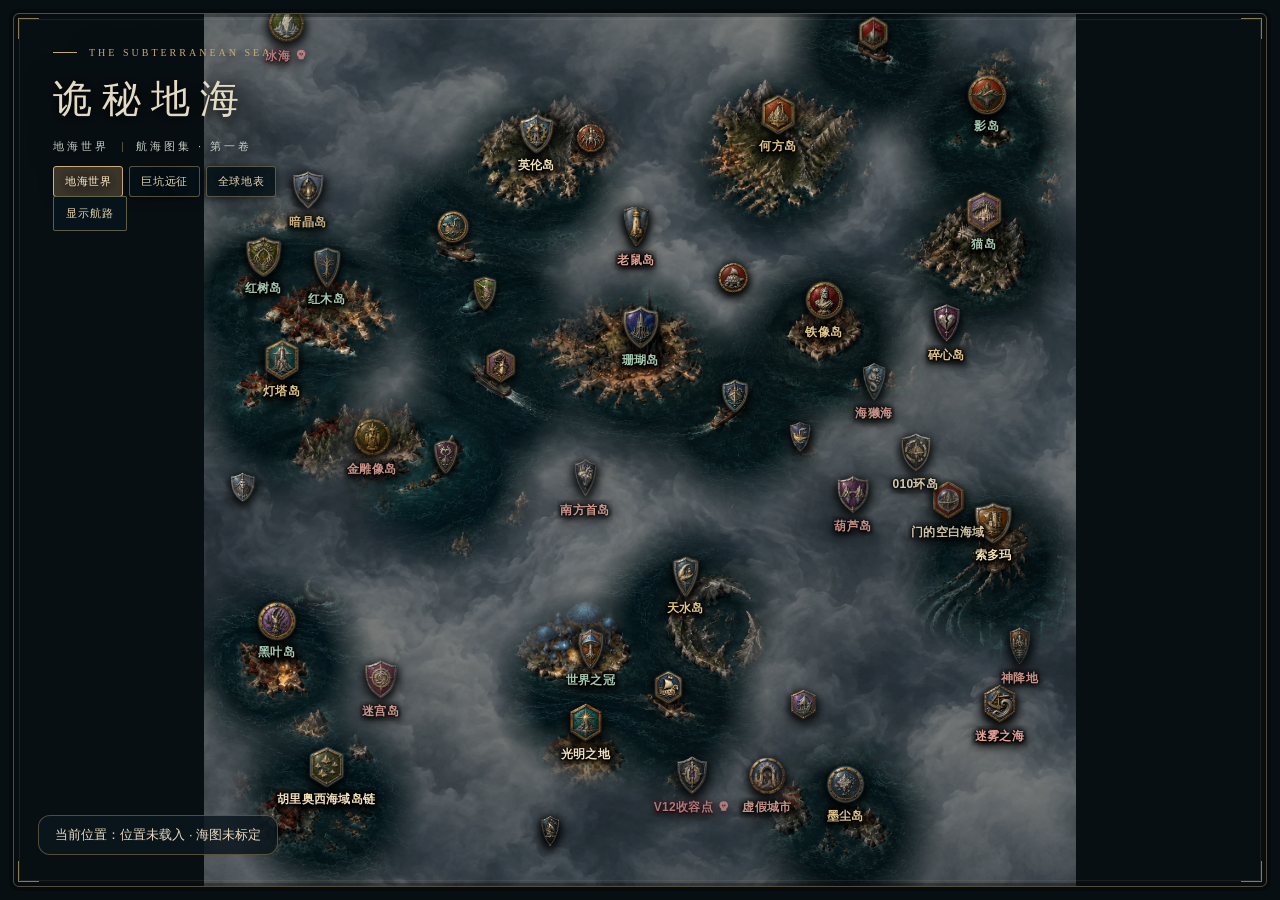
<file: index.html>
<!doctype html>
<html lang="zh-CN">
<head>
<meta charset="utf-8"><meta name="viewport" content="width=device-width, initial-scale=1, viewport-fit=cover"><meta name="theme-color" content="#080f13">
<title>诡秘地海 · 地海世界海图</title><link rel="stylesheet" href="map.css">
</head>
<body>
<main class="atlas" id="atlas" aria-label="地海世界海图">
  <div class="ambient" aria-hidden="true"></div>
  <div class="viewport" id="viewport" tabindex="0" role="region" aria-label="地图画布，可拖拽，滚轮或双指缩放，Home 键复位">
    <img class="map-image" id="map-image" src="assets/earthsea-world-v11-4k.webp" alt="诡秘地海的地海世界海图" draggable="false">
    <div class="chart-overlay" id="chart-overlay" aria-label="地图地点与航路"><svg class="sea-lines" id="sea-lines" viewBox="0 0 1000 1000" aria-hidden="true"></svg><div id="map-pins"></div></div>
  </div>
  <div class="edge-shade" aria-hidden="true"></div>
  <div class="frame" aria-hidden="true"><i></i><i></i><i></i><i></i></div>
  <header class="masthead chrome">
    <span class="eyebrow"><span class="small-rule"></span> THE SUBTERRANEAN SEA</span>
    <h1>诡秘地海</h1>
    <div class="subtitle"><span>地海世界</span><span class="divider"></span><span>航海图集 · 第一卷</span></div>
    <nav class="layer-switch" aria-label="地图层级"><a href="index.html" aria-current="page">地海世界</a><a href="surface-expedition.html">巨坑远征</a><a href="surface.html">全球地表</a></nav>
  </header>
  <div class="edition chrome"><span class="edition-line"></span><span>海面层</span><b>01</b></div>
  <button type="button" class="visibility icon-button" id="toggle-ui" title="隐藏界面（H）" aria-label="隐藏界面" aria-pressed="false"><svg viewBox="0 0 24 24" fill="none" aria-hidden="true"><path d="M3 8V4h4M17 4h4v4M21 16v4h-4M7 20H3v-4M8 12h8"/></svg></button>
  <nav class="tools chrome" aria-label="地图视图工具">
    <button class="icon-button" id="zoom-in" type="button" title="放大（+）" aria-label="放大地图"><svg viewBox="0 0 24 24" fill="none" aria-hidden="true"><path d="M12 5v14M5 12h14"/></svg></button>
    <span class="zoom-readout" id="zoom-readout" aria-label="当前相对适配缩放">100%</span>
    <button class="icon-button" id="zoom-out" type="button" title="缩小（−）" aria-label="缩小地图"><svg viewBox="0 0 24 24" fill="none" aria-hidden="true"><path d="M5 12h14"/></svg></button>
    <a class="icon-button" href="surface.html" title="前往地表地图" aria-label="前往地表地图"><svg viewBox="0 0 24 24" fill="none" aria-hidden="true"><path d="M3 18 9 10l4 4 4-7 4 11M3 18h18"/></svg></a><a class="icon-button" href="crests.html" title="查看地点盾徽图鉴" aria-label="查看地点盾徽图鉴"><svg viewBox="0 0 24 24" fill="none" aria-hidden="true"><path d="M12 2 20 5v7c0 5-3.5 8-8 10-4.5-2-8-5-8-10V5l8-3Zm-3 9 2 2 4-4"/></svg></a><span class="tool-rule"></span>
    <button class="icon-button" id="fit" type="button" title="完整海图（Home）" aria-label="适配窗口，显示完整地图"><svg viewBox="0 0 24 24" fill="none" aria-hidden="true"><path d="M9 3H3v6M15 3h6v6M21 15v6h-6M9 21H3v-6M3 3l6 6m12-6-6 6m6 12-6-6M3 21l6-6"/></svg></button>
    <button class="icon-button" id="fullscreen" type="button" title="全屏（F）" aria-label="进入全屏"><svg viewBox="0 0 24 24" fill="none" aria-hidden="true"><path d="M8 3H3v5M16 3h5v5M21 16v5h-5M8 21H3v-5"/></svg></button>
    <a class="icon-button" href="assets/earthsea-world-v11-4k.webp" download="诡秘地海-地海世界-4K.webp" title="下载海图" aria-label="下载海图"><svg viewBox="0 0 24 24" fill="none" aria-hidden="true"><path d="M12 3v12m-5-5 5 5 5-5M4 16v5h16v-5"/></svg></a>
  </nav>
  <div class="player-position chrome" id="player-position" aria-live="polite">当前位置：位置未载入</div>
  <div class="chart-controls chrome"><button type="button" id="toggle-routes" aria-pressed="false">显示航路</button><button type="button" id="toggle-rumors" aria-pressed="false">只看传闻</button><button type="button" id="open-directory">地点索引</button><button type="button" id="toggle-editor" aria-pressed="false" title="开启后拖动盾徽调整图钉位置">调整图钉</button><span class="editor-actions" id="editor-actions" hidden><button type="button" id="save-placement">保存落点</button><button type="button" id="export-placement">导出坐标</button><button type="button" id="import-placement">导入坐标</button><input type="file" id="placement-file" accept=".json,application/json" hidden><button type="button" id="reset-placement" title="清除本机所有手工调整">清除调整</button></span></div>
  <div class="chart-legend chrome" id="chart-legend" hidden>━ 相邻航路　<span class="legend-explore">━ 已记载航程</span>　<span class="legend-inferred">┄ 推测航线</span></div>
  <section class="node-card" id="node-card" hidden role="dialog" aria-modal="false" aria-labelledby="card-title"><div class="card-head"><img id="card-icon" alt=""><div><small id="card-class"></small><div class="danger-title-line"><h2 id="card-title"></h2><span class="danger-badge" id="card-danger" hidden></span></div></div><button type="button" id="card-close" aria-label="关闭地点卡">×</button></div><div class="card-scroll" id="card-scroll"></div><div class="card-actions"><button type="button" id="route-to">规划至此</button></div></section>
  <section class="trip-panel chrome" id="trip-panel" hidden aria-live="polite"><div class="trip-title">航路 <button type="button" id="trip-close" aria-label="清除航路">×</button></div><div id="trip-summary"></div><ol id="trip-legs"></ol><label><input id="allow-inferred" type="checkbox">纳入推测接续航线</label><button type="button" id="trip-go" disabled>出发</button></section>
  <div class="compass chrome" aria-hidden="true"><span class="north">N</span><span class="west">W</span><span class="east">E</span><span class="south">S</span><div class="compass-ring"></div><div class="needle north-needle"></div><div class="needle south-needle"></div><div class="compass-center"></div></div>
  <div class="loading" id="loading" role="status"><span class="loading-ornament">✧</span><p>正在展开海图</p><small>THE SUBTERRANEAN SEA</small></div>
  <div class="notice" id="notice" role="status" hidden></div>
</main>
<script src="node-data.js"></script><script src="map-discovery-data.js"></script><script src="chart-fog.js"></script><script src="node-variants.js"></script><script src="sea-affiliates-data.js"></script><script src="map-placement.js"></script><script src="sea-distances.js"></script><script src="sea-net.js"></script><script src="map.js"></script><script src="map-runtime.js"></script><script src="danger.js"></script><script src="map-layer.js"></script><script src="map-editor.js"></script>
</body>
</html>
</file>
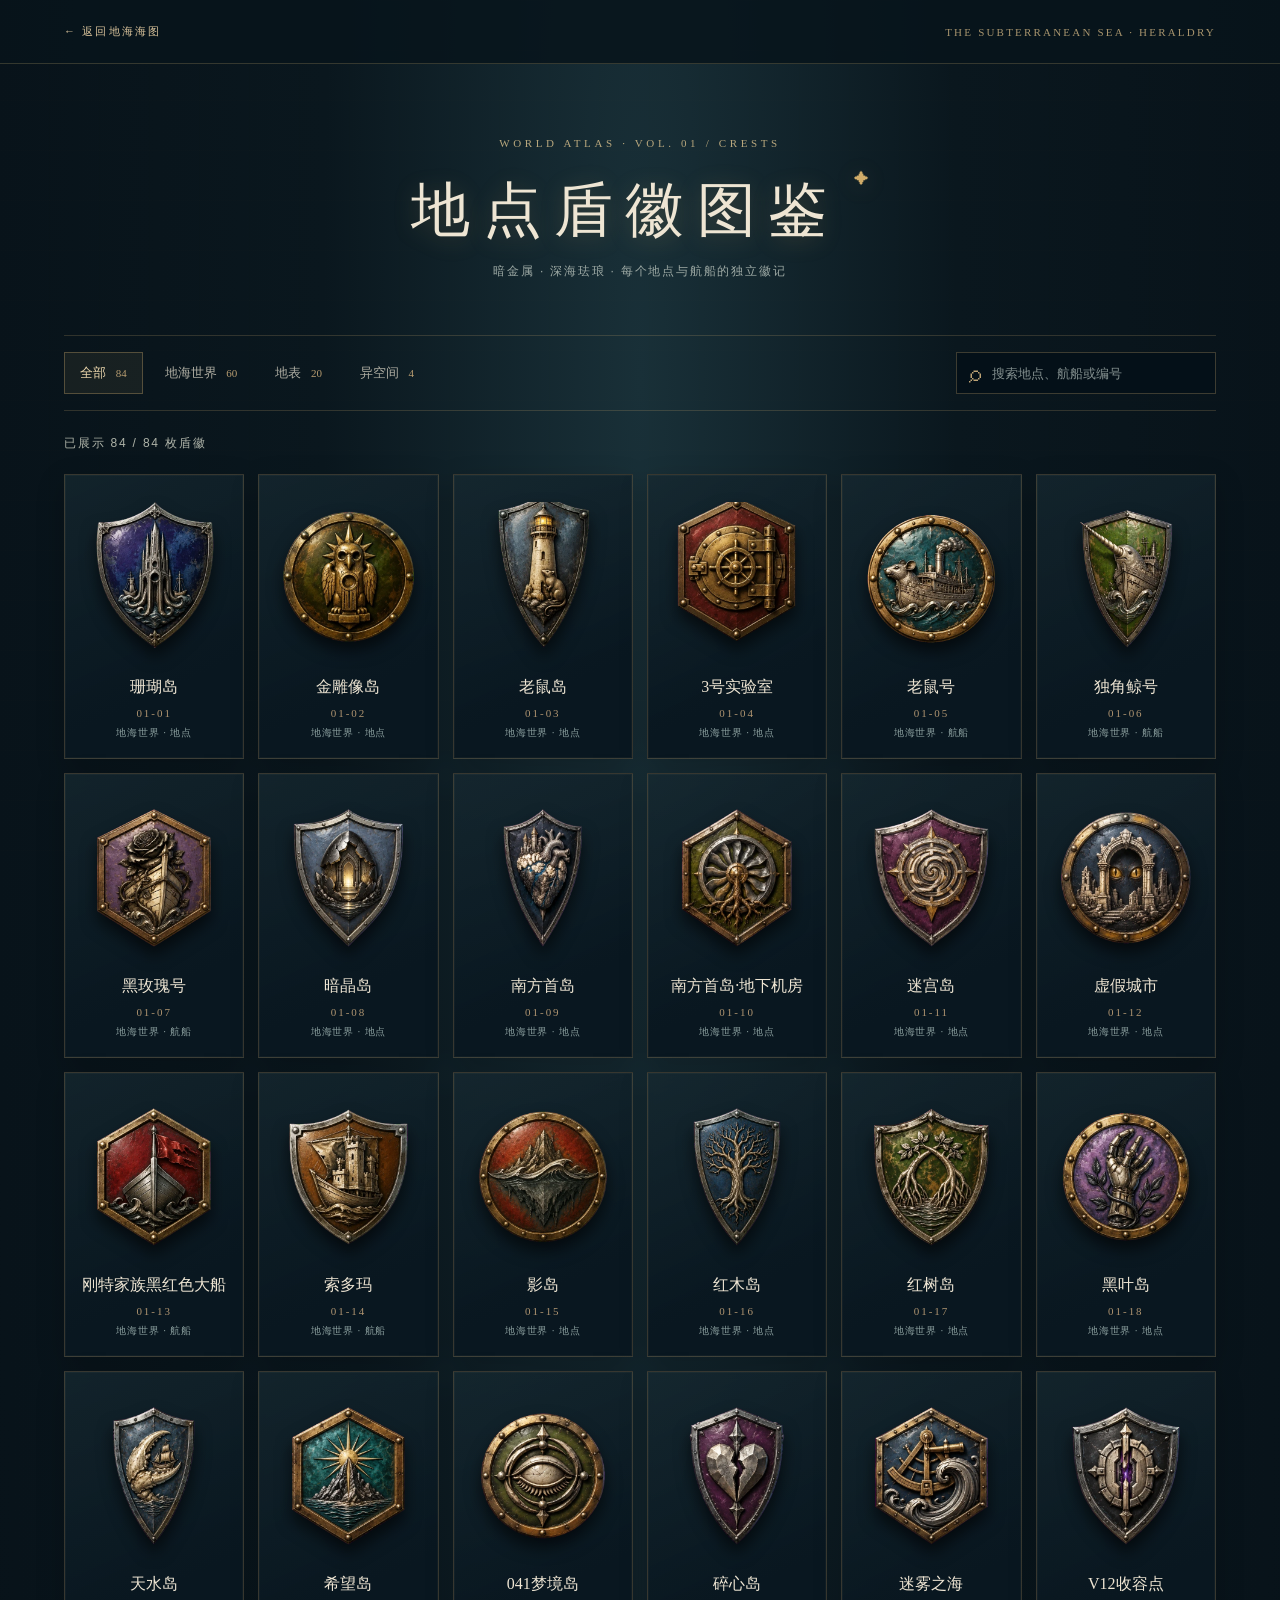
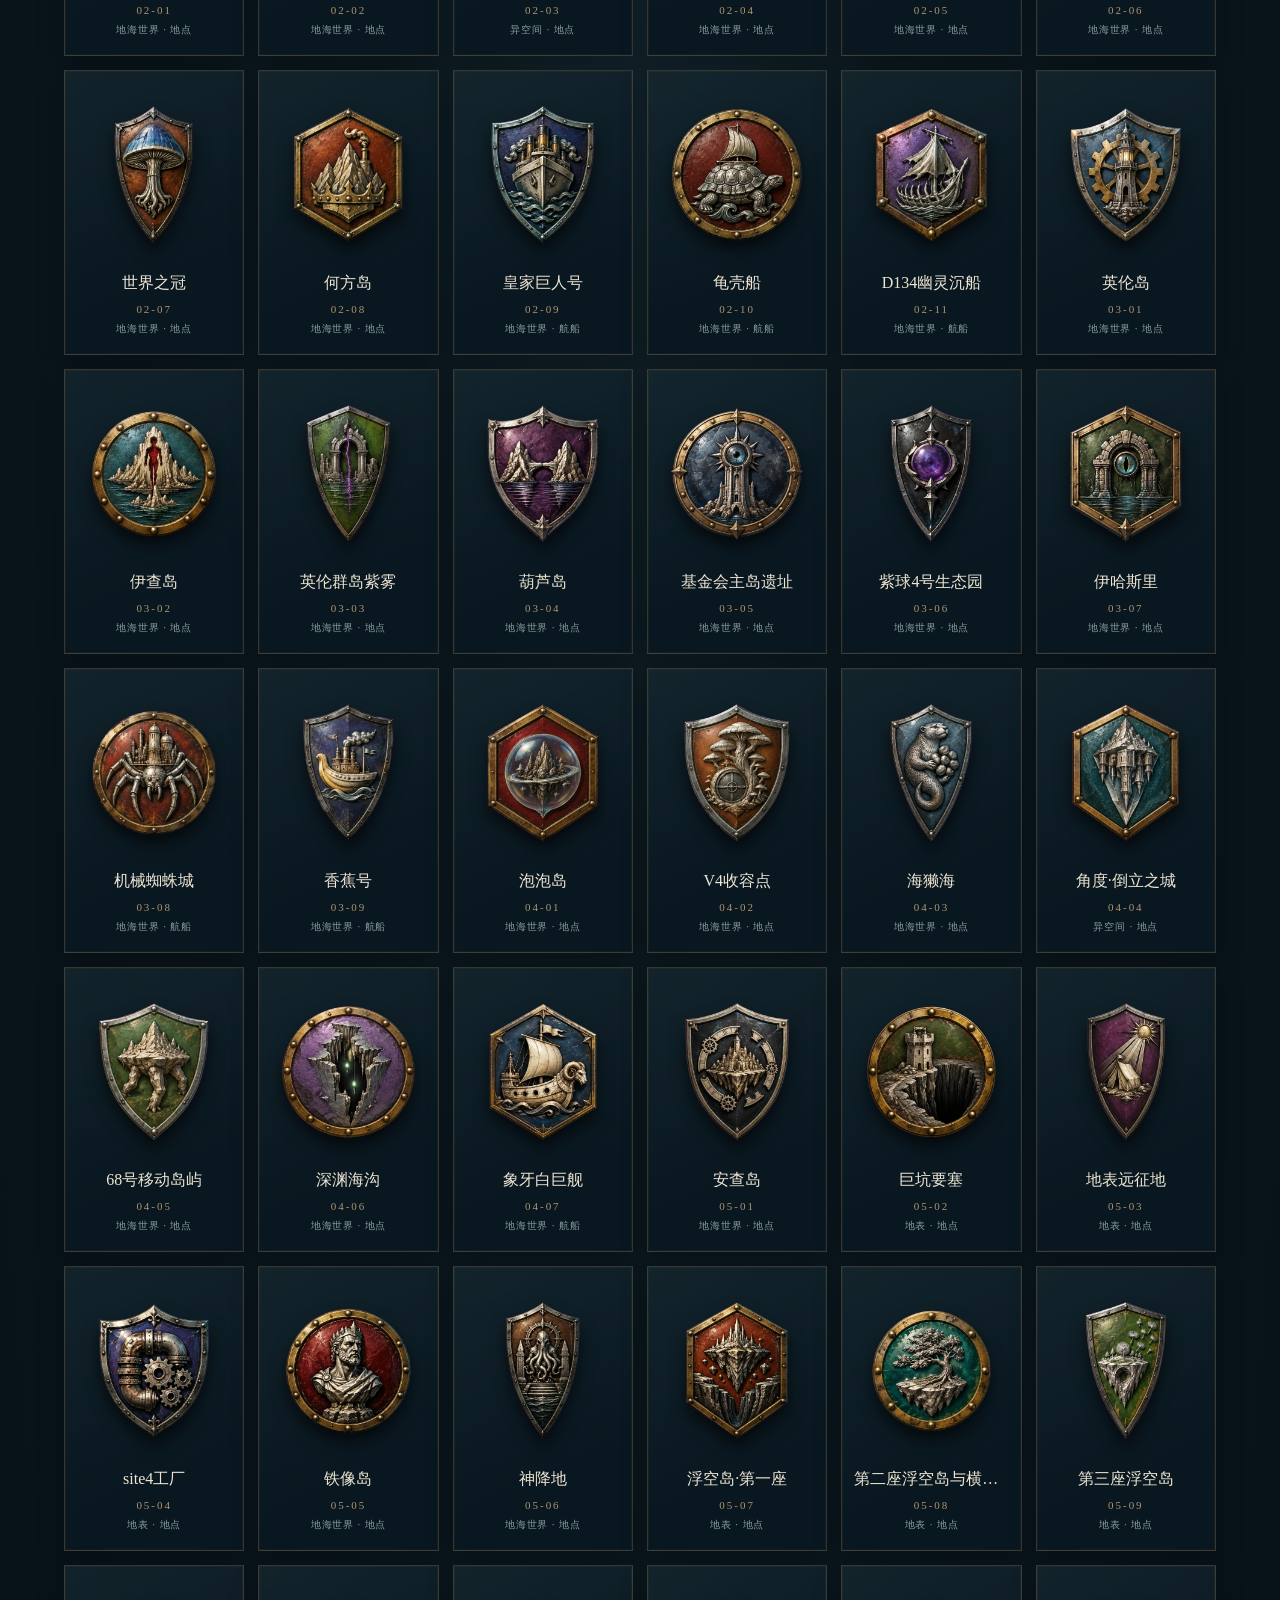
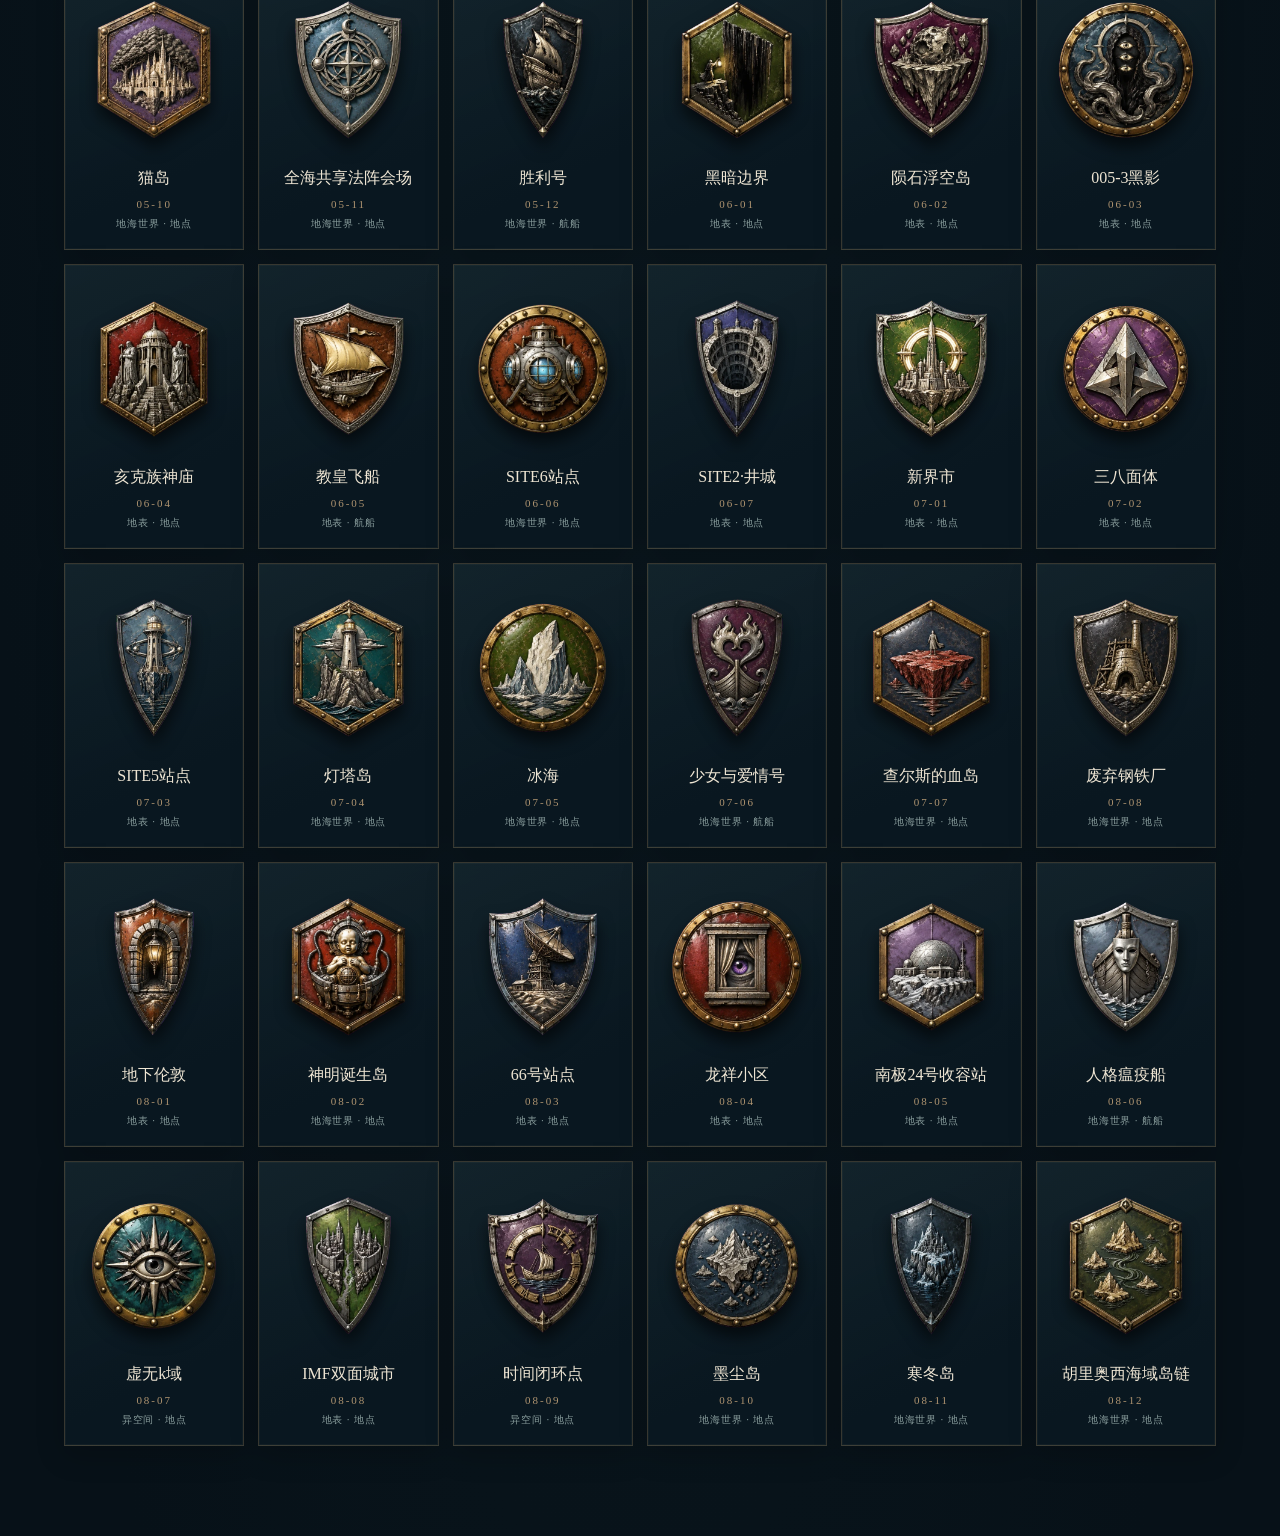
<file: crests.html>
﻿<!doctype html>
<html lang="zh-CN">
<head>
<meta charset="utf-8"><meta name="viewport" content="width=device-width, initial-scale=1">
<meta name="theme-color" content="#08141b">
<title>地点盾徽图鉴 · 诡秘地海</title>
<link rel="stylesheet" href="crests.css">
</head>
<body>
<header class="topbar"><a href="index.html" class="back">← 返回地海海图</a><span>THE SUBTERRANEAN SEA · HERALDRY</span></header>
<main>
  <div class="intro"><div class="eyebrow">WORLD ATLAS · VOL. 01 / CRESTS</div><h1>地点盾徽图鉴<span>✦</span></h1><p>暗金属 · 深海珐琅 · 每个地点与航船的独立徽记</p></div>
  <div class="controls"><div class="tabs" role="group" aria-label="筛选地点层级"><button class="active" type="button" data-layer="all">全部 <span>84</span></button><button type="button" data-layer="earthsea">地海世界 <span>60</span></button><button type="button" data-layer="surface">地表 <span>20</span></button><button type="button" data-layer="other">异空间 <span>4</span></button></div><label class="search"><span aria-hidden="true">⌕</span><input id="search" type="search" placeholder="搜索地点、航船或编号" autocomplete="off" aria-label="搜索地点、航船或编号"></label></div>
  <div class="count" id="count" aria-live="polite"></div>
  <section class="grid" id="grid" aria-label="地点盾徽"></section>
  <p class="empty" id="empty" hidden>未找到匹配的地点。</p>
</main>
<dialog id="detail" aria-labelledby="detail-title"><button class="close" id="close-detail" type="button" aria-label="关闭预览">×</button><div class="detail-inner"><div class="detail-art"><img id="detail-image" alt=""></div><div class="detail-copy"><div class="eyebrow" id="detail-meta"></div><h2 id="detail-title"></h2><div class="detail-id" id="detail-id"></div><p id="detail-desc"></p><a id="detail-download" download>下载独立透明盾徽 ↓</a></div></div></dialog>
<script src="crests-data.js"></script><script src="crests.js"></script>
</body>
</html>
</file>
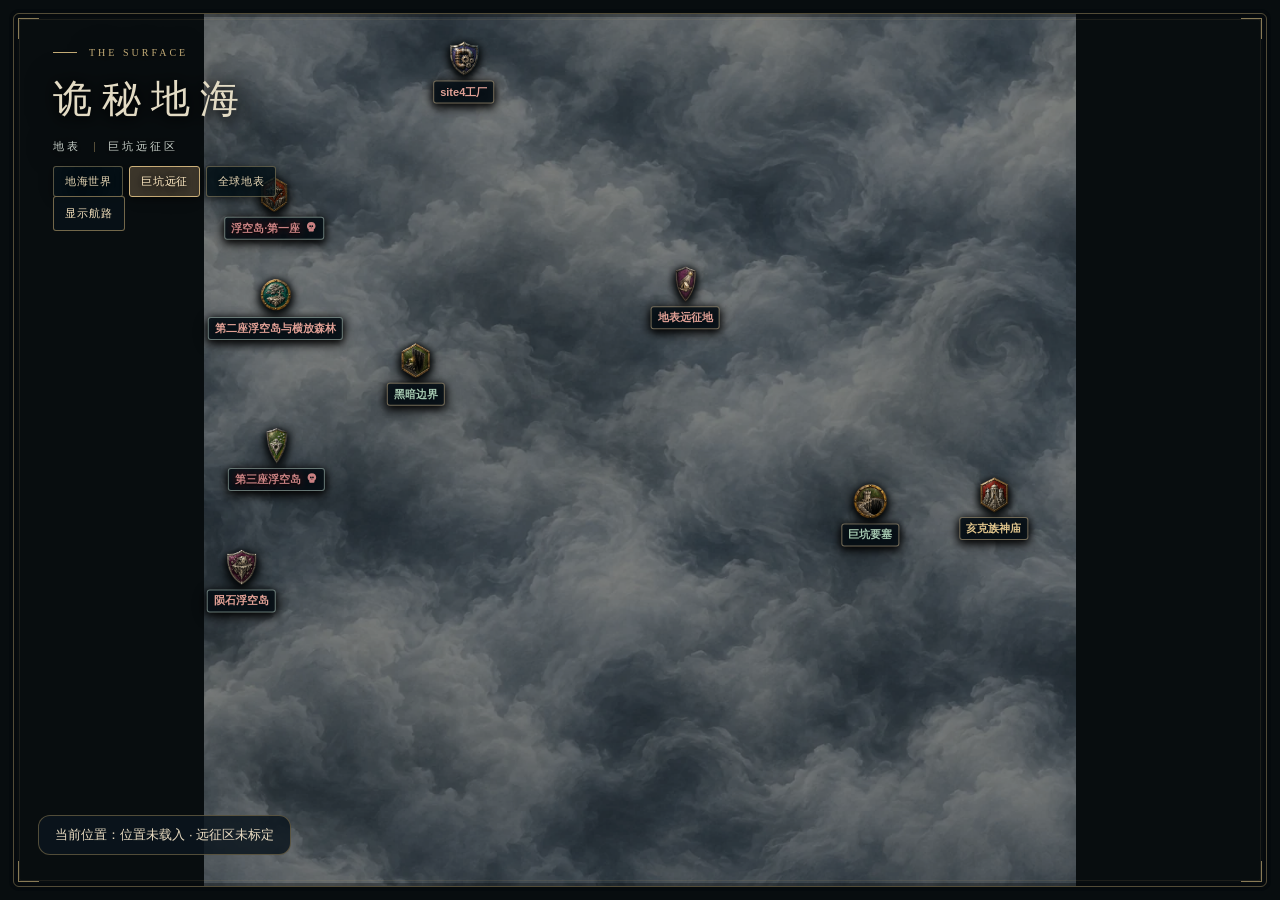
<file: surface-expedition.html>
<!doctype html>
<html lang="zh-CN">
<head>
<meta charset="utf-8"><meta name="viewport" content="width=device-width, initial-scale=1, viewport-fit=cover"><meta name="theme-color" content="#080f13">
<title>诡秘地海 · 地表地图</title>
<link rel="stylesheet" href="map.css"><link rel="stylesheet" href="surface.css"><link rel="stylesheet" href="expedition.css">
</head>
<body>
<main class="atlas surface" id="atlas" aria-label="地表地图">
  <div class="ambient" aria-hidden="true"></div>
  <div class="viewport" id="viewport" tabindex="0" role="region" aria-label="地表地图画布，可拖拽，滚轮或双指缩放，Home 键复位">
    <img class="map-image" id="map-image" src="assets/surface-v1-4k.webp" alt="诡秘地海地表：黑墙、神骸、远征铁路与巨坑" draggable="false">
    <div class="expedition-overlay" id="expedition-overlay" aria-label="远征地点与异空间节点"><svg class="expedition-routes" id="expedition-routes" width="4096" height="4096" viewBox="0 0 4096 4096" aria-hidden="true"></svg></div>
  </div>
  <div class="frame" aria-hidden="true"><i></i><i></i><i></i><i></i></div>
  <header class="masthead chrome">
    <span class="eyebrow"><span class="small-rule"></span> THE SURFACE</span>
    <h1>诡秘地海</h1>
    <div class="subtitle"><span>地表</span><span class="divider"></span><span>巨坑远征区</span></div>
    <nav class="layer-switch" aria-label="地图层级"><a href="index.html">地海世界</a><a href="surface-expedition.html" aria-current="page">巨坑远征</a><a href="surface.html">全球地表</a></nav>
  </header>
  <button type="button" class="visibility icon-button" id="toggle-ui" title="隐藏界面（H）" aria-label="隐藏界面" aria-pressed="false"><svg viewBox="0 0 24 24" fill="none" aria-hidden="true"><path d="M3 8V4h4M17 4h4v4M21 16v4h-4M7 20H3v-4M8 12h8"/></svg></button>
  <nav class="tools chrome" aria-label="地图视图工具">
    <button class="icon-button" id="zoom-in" type="button" title="放大（+）" aria-label="放大地图"><svg viewBox="0 0 24 24" fill="none" aria-hidden="true"><path d="M12 5v14M5 12h14"/></svg></button>
    <span class="zoom-readout" id="zoom-readout" aria-label="当前相对适配缩放">100%</span>
    <button class="icon-button" id="zoom-out" type="button" title="缩小（−）" aria-label="缩小地图"><svg viewBox="0 0 24 24" fill="none" aria-hidden="true"><path d="M5 12h14"/></svg></button>
    <span class="tool-rule"></span>
    <button class="icon-button" id="fit" type="button" title="完整地图（Home）" aria-label="适配窗口，显示完整地图"><svg viewBox="0 0 24 24" fill="none" aria-hidden="true"><path d="M9 3H3v6M15 3h6v6M21 15v6h-6M9 21H3v-6M3 3l6 6m12-6-6 6m6 12-6-6M3 21l6-6"/></svg></button>
    <button class="icon-button" id="fullscreen" type="button" title="全屏（F）" aria-label="进入全屏"><svg viewBox="0 0 24 24" fill="none" aria-hidden="true"><path d="M8 3H3v5M16 3h5v5M21 16v5h-5M8 21H3v-5"/></svg></button>
    <a class="icon-button" href="assets/surface-v1-4k.webp" download="诡秘地海-地表地图.webp" title="下载地表地图" aria-label="下载地表地图"><svg viewBox="0 0 24 24" fill="none" aria-hidden="true"><path d="M12 3v12m-5-5 5 5 5-5M4 16v5h16v-5"/></svg></a>
  </nav>
  <div class="expedition-actions chrome"><button type="button" id="expedition-lines" aria-pressed="false">显示航路</button><button type="button" id="expedition-route">查找路线</button><button type="button" id="expedition-list">地点目录</button></div>
  <div class="expedition-routing chrome" id="expedition-routing" hidden><span id="expedition-routing-text">从当前位置选择目的地</span><button type="button" id="expedition-route-clear">结束</button></div>
  <section class="expedition-card chrome" id="expedition-card" hidden aria-label="地点详情"><button type="button" class="expedition-close" id="expedition-card-close" aria-label="关闭地点详情">×</button><header><img id="expedition-card-icon" alt=""><div><small id="expedition-card-category"></small><div class="danger-title-line"><h2 id="expedition-card-title"></h2><span class="danger-badge" id="expedition-card-danger" hidden></span></div></div></header><div id="expedition-card-body"></div><div class="expedition-trip" id="expedition-trip" hidden><p id="expedition-trip-summary"></p><button type="button" id="expedition-trip-go" disabled>出发</button></div></section>
  <section class="expedition-directory chrome" id="expedition-directory" hidden aria-label="地点目录"><header><h2>地点目录</h2><button type="button" class="expedition-close" id="expedition-directory-close" aria-label="关闭地点目录">×</button></header><div id="expedition-directory-body"></div></section>
  <a class="surface-back chrome" href="surface.html" aria-label="返回全球地表地图">‹ 全球地表</a>
  <div class="player-position chrome" id="player-position" aria-live="polite">当前位置：位置未载入</div>
  <div class="loading" id="loading" role="status"><span class="loading-ornament">✧</span><p>正在展开地表地图</p><small>THE SURFACE</small></div>
  <div class="notice" id="notice" role="status" hidden></div>
</main>
<script src="map-discovery-data.js"></script><script src="chart-fog.js"></script><script src="expedition-data.js"></script>
<script src="map-runtime.js"></script><script src="danger.js"></script><script src="expedition.js"></script>
<script src="map.js"></script>
</body>
</html>
</file>
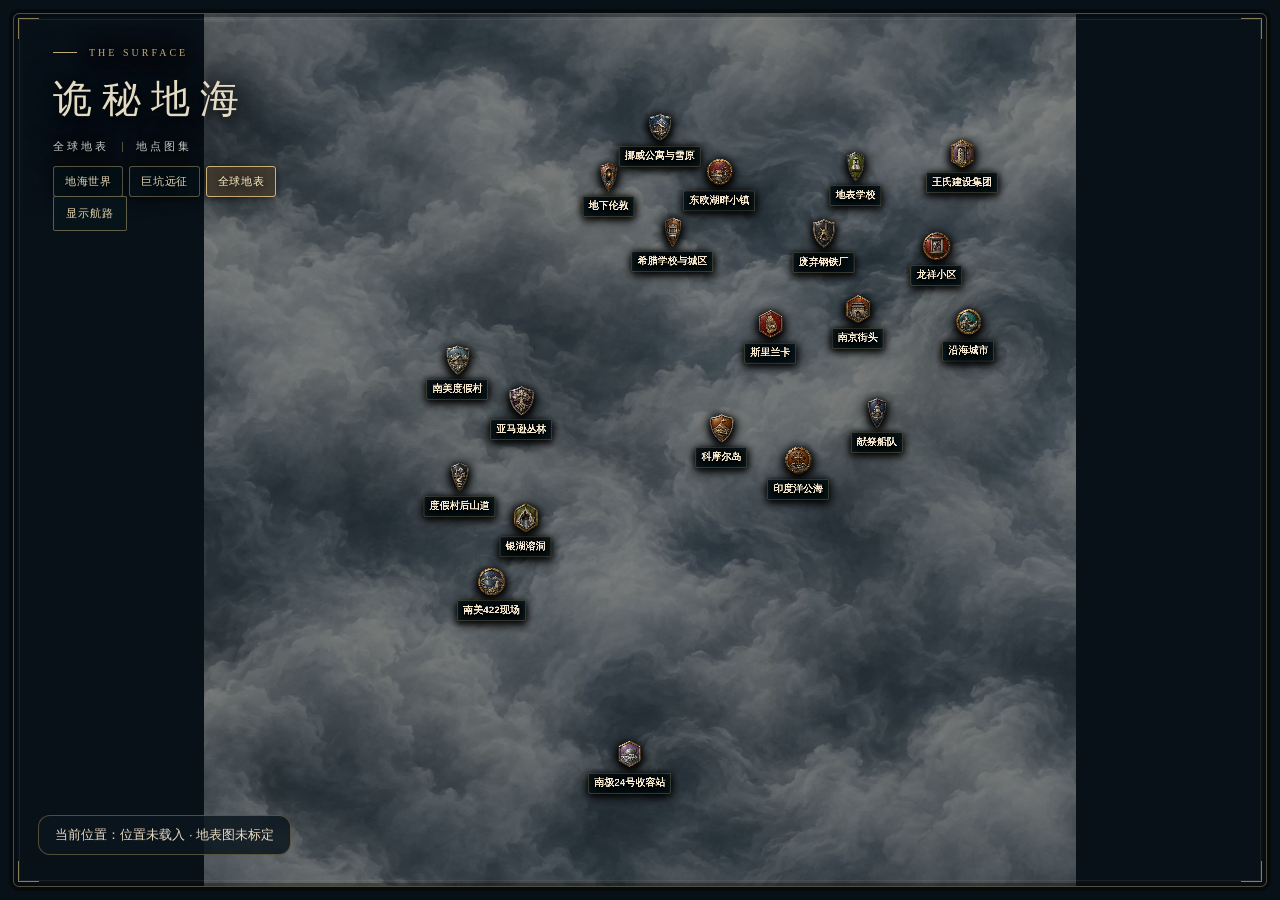
<file: surface.html>
<!doctype html>
<html lang="zh-CN">
<head>
<meta charset="utf-8"><meta name="viewport" content="width=device-width, initial-scale=1, viewport-fit=cover"><meta name="theme-color" content="#080f13">
<title>诡秘地海 · 全球地表地图</title>
<link rel="stylesheet" href="map.css"><link rel="stylesheet" href="surface.css"><link rel="stylesheet" href="global-surface.css">
</head>
<body>
<main class="atlas surface global-surface" id="atlas" aria-label="全球地表地图">
  <div class="ambient" aria-hidden="true"></div>
  <div class="viewport" id="viewport" tabindex="0" role="region" aria-label="全球地表画布，可拖拽，滚轮或双指缩放，Home 键复位">
    <img class="map-image" id="map-image" src="assets/global-surface-v1-4k.webp" alt="地表全球海陆地图：欧洲、亚洲、南美洲、印度洋及南极" draggable="false">
    <div id="world-overlay" class="world-overlay" aria-label="地表地点"><svg class="world-routes off" id="world-routes" viewBox="0 0 4096 4096" width="4096" height="4096" aria-hidden="true"></svg></div>
  </div>
  <div class="frame" aria-hidden="true"><i></i><i></i><i></i><i></i></div>
  <header class="masthead chrome">
    <span class="eyebrow"><span class="small-rule"></span> THE SURFACE</span>
    <h1>诡秘地海</h1>
    <div class="subtitle"><span>全球地表</span><span class="divider"></span><span>地点图集</span></div>
    <nav class="layer-switch" aria-label="地图层级"><a href="index.html">地海世界</a><a href="surface-expedition.html">巨坑远征</a><a href="surface.html" aria-current="page">全球地表</a></nav>
  </header>
  <button type="button" class="visibility icon-button" id="toggle-ui" title="隐藏界面（H）" aria-label="隐藏界面" aria-pressed="false"><svg viewBox="0 0 24 24" fill="none" aria-hidden="true"><path d="M3 8V4h4M17 4h4v4M21 16v4h-4M7 20H3v-4M8 12h8"/></svg></button>
  <nav class="tools chrome" aria-label="地图视图工具">
    <button class="icon-button" id="zoom-in" type="button" title="放大（+）" aria-label="放大地图"><svg viewBox="0 0 24 24" fill="none" aria-hidden="true"><path d="M12 5v14M5 12h14"/></svg></button>
    <span class="zoom-readout" id="zoom-readout" aria-label="当前相对适配缩放">100%</span>
    <button class="icon-button" id="zoom-out" type="button" title="缩小（−）" aria-label="缩小地图"><svg viewBox="0 0 24 24" fill="none" aria-hidden="true"><path d="M5 12h14"/></svg></button>
    <span class="tool-rule"></span>
    <button class="icon-button" id="fit" type="button" title="完整地图（Home）" aria-label="适配窗口，显示完整地图"><svg viewBox="0 0 24 24" fill="none" aria-hidden="true"><path d="M9 3H3v6M15 3h6v6M21 15v6h-6M9 21H3v-6M3 3l6 6m12-6-6 6m6 12-6-6M3 21l6-6"/></svg></button>
    <button class="icon-button" id="fullscreen" type="button" title="全屏（F）" aria-label="进入全屏"><svg viewBox="0 0 24 24" fill="none" aria-hidden="true"><path d="M8 3H3v5M16 3h5v5M21 16v5h-5M8 21H3v-5"/></svg></button>
    <a class="icon-button" href="assets/global-surface-v1-4k.webp" download="诡秘地海-全球地表.webp" title="下载地表地图" aria-label="下载地表地图"><svg viewBox="0 0 24 24" fill="none" aria-hidden="true"><path d="M12 3v12m-5-5 5 5 5-5M4 16v5h16v-5"/></svg></a>
  </nav>
  <div class="chart-controls chrome"><button type="button" id="toggle-routes" aria-pressed="false">显示航路</button></div><div class="global-links chrome"><a href="index.html">‹ 地海世界</a><a href="surface-expedition.html">巨坑远征区 ↗</a><button type="button" id="world-directory-button">地点索引</button></div>
  <section class="world-card" id="world-card" aria-labelledby="world-card-title" hidden>
    <button type="button" id="world-card-close" class="world-close" aria-label="关闭地点详情">×</button>
    <header class="world-card-header"><img id="world-card-icon" alt="" hidden><div><small id="world-card-class"></small><div class="danger-title-line"><h2 id="world-card-title"></h2><span class="danger-badge" id="world-card-danger" hidden></span></div></div></header>
    <div id="world-card-body" class="world-card-body"></div><div class="surface-trip" id="surface-trip" hidden><p id="surface-trip-summary"></p><button type="button" id="surface-trip-go" disabled>出发</button></div>
  </section>
  <section class="world-directory" id="world-directory" aria-label="地表地点索引" hidden>
    <header><h2>地表地点</h2><button type="button" id="world-directory-close" class="world-close" aria-label="关闭地点索引">×</button></header>
    <p>未标定全球位置的地点可在索引中查看；巨坑周边另见远征区地图。</p>
    <div id="world-directory-list"></div>
  </section>
  <div class="player-position chrome" id="player-position" aria-live="polite">当前位置：位置未载入</div>
  <div class="loading" id="loading" role="status"><span class="loading-ornament">✧</span><p>正在展开地表地图</p><small>THE SURFACE</small></div>
  <div class="notice" id="notice" role="status" hidden></div>
</main>
<script src="map-discovery-data.js"></script><script src="chart-fog.js"></script><script src="global-surface-data.js"></script><script src="global-surface-supplementary.js"></script><script src="map-runtime.js"></script><script src="danger.js"></script><script src="global-surface.js"></script><script src="map.js"></script>
</body>
</html>
</file>
<file: map.css>
﻿*{box-sizing:border-box}:root{color-scheme:dark;--gold:#c4ac77;--muted:#9bafa9;--ink:#080f13}html,body{width:100%;height:100%;margin:0;overflow:hidden}body{background:#060b0e;color:#e3dbc4;font-family:"Microsoft YaHei","PingFang SC",sans-serif}button,a{-webkit-tap-highlight-color:transparent}button{font:inherit}button:focus-visible,a:focus-visible,.viewport:focus-visible{outline:2px solid #dfc588;outline-offset:5px}.atlas{position:relative;width:100%;height:100%;height:100dvh;overflow:hidden;background:#080f13;isolation:isolate}.ambient{position:absolute;inset:-45px;background:#080f13;filter:blur(28px) brightness(.36) saturate(.6);opacity:.65}.viewport{position:absolute;inset:14px;overflow:hidden;touch-action:none;cursor:grab;border-radius:5px;outline-offset:-5px!important}.viewport.dragging{cursor:grabbing}.map-image{position:absolute;left:0;top:0;max-width:none;transform-origin:0 0;user-select:none;-webkit-user-drag:none;opacity:0;will-change:transform}.map-image.ready{opacity:1;transition:opacity .7s}.edge-shade{position:absolute;inset:14px;pointer-events:none;box-shadow:inset 0 0 55px 16px #04090d5e;background:linear-gradient(180deg,#030b1070 0,transparent 25%,transparent 77%,#030b107d 100%)}.frame{position:absolute;inset:13px;border:1px solid #b39d6b70;border-radius:6px;pointer-events:none;box-shadow:0 0 0 4px #050a0d,inset 0 0 0 3px #03080a55}.frame:after{content:"";position:absolute;inset:5px;border:1px solid #b39d6b1f;border-radius:2px}.frame i{position:absolute;width:21px;height:21px;border-color:#c4ac77b0;border-style:solid;border-width:0}.frame i:nth-child(1){top:4px;left:4px;border-top-width:1px;border-left-width:1px}.frame i:nth-child(2){top:4px;right:4px;border-top-width:1px;border-right-width:1px}.frame i:nth-child(3){bottom:4px;left:4px;border-bottom-width:1px;border-left-width:1px}.frame i:nth-child(4){bottom:4px;right:4px;border-bottom-width:1px;border-right-width:1px}.masthead{position:absolute;top:47px;left:53px;pointer-events:none;text-shadow:0 2px 12px #000,0 0 30px #000}.masthead:before{content:"";position:absolute;inset:-25px -65px -22px -30px;background:radial-gradient(ellipse at 25% 40%,#061018b0,transparent 72%);z-index:-1}.eyebrow{display:flex;align-items:center;gap:12px;color:var(--gold);font:10px Georgia,serif;letter-spacing:3px}.small-rule{width:24px;height:1px;background:var(--gold)}h1{font-family:"Noto Serif SC","Source Han Serif SC","Songti SC",SimSun,serif;font-weight:500;font-size:39px;letter-spacing:10px;margin:14px 0 13px}.subtitle{display:flex;align-items:center;gap:13px;font-size:11px;letter-spacing:3px;color:#c5cdc6}.divider{height:10px;width:1px;background:#b39d6b77}.edition{position:absolute;top:49px;right:114px;display:flex;align-items:center;gap:14px;font-size:10px;letter-spacing:3px;color:#d1c7ad;text-shadow:0 2px 8px #000}.edition b{font:25px Georgia,serif;font-weight:normal;letter-spacing:0}.edition-line{width:30px;height:1px;background:#b39d6b80}.icon-button{width:42px;height:42px;display:flex;align-items:center;justify-content:center;border:0;background:transparent;color:#d3c19a;text-decoration:none;cursor:pointer;transition:color .2s,background .2s}.icon-button:hover{color:#ffe5a9;background:#c4ac7717}.icon-button:disabled{opacity:.3;cursor:default}.icon-button svg{width:19px;height:19px;stroke:currentColor;stroke-width:1.2;stroke-linecap:round;stroke-linejoin:round}.visibility{position:absolute;right:43px;top:39px;border:1px solid #b39d6b50;background:#0812179e;border-radius:3px;z-index:3}.tools{position:absolute;right:40px;top:50%;transform:translateY(-50%);padding:4px;border:1px solid #b39d6b55;background:#081217de;backdrop-filter:blur(14px);box-shadow:0 8px 28px #0005;border-radius:4px;display:flex;align-items:center;flex-direction:column}.zoom-readout{font:10px Georgia,serif;letter-spacing:1px;color:#b4b9ab;line-height:19px}.tool-rule{height:1px;width:24px;background:#b39d6b40;margin:5px 0}.compass{position:absolute;left:46px;bottom:39px;width:86px;height:86px;font:9px Georgia,serif;color:#d9c599;filter:drop-shadow(0 2px 4px #000)}.compass-ring{position:absolute;inset:13px;border:1px solid #bca77775;border-radius:50%;background:#07131c4a}.compass-ring:after{content:"";position:absolute;inset:5px;border:1px solid #bca77733;border-radius:50%}.compass span{position:absolute}.north{top:0;left:40px}.south{bottom:0;left:40px}.west{top:38px;left:0}.east{top:38px;right:0}.needle{position:absolute;left:37px;width:0;height:0;border-left:6px solid transparent;border-right:6px solid transparent}.north-needle{top:17px;border-bottom:26px solid #d9c18e}.south-needle{top:43px;border-top:26px solid #675a50}.compass-center{position:absolute;left:40px;top:40px;width:6px;height:6px;background:#ebd6a6;border-radius:50%}.folio{position:absolute;bottom:48px;left:154px;text-shadow:0 1px 8px #000}.folio-title{display:flex;align-items:center;gap:11px;font-size:12px;letter-spacing:2px}.status-dot{height:4px;width:4px;transform:rotate(45deg);background:#c4ac77;box-shadow:0 0 9px #c4ac7755}.folio-separator{color:#c4ac776b}.version{font:9px Georgia,serif;color:#b2b4a7;letter-spacing:2px;margin-left:5px}.folio-meta{display:flex;gap:10px;font-size:10px;letter-spacing:1px;margin-top:12px;color:#9daea9}.meta-dot{color:#c4ac77}.gestures{position:absolute;right:45px;bottom:49px;color:#afbab1;font-size:10px;letter-spacing:1px;text-shadow:0 1px 8px #000}.gestures i{font-style:normal;margin:0 9px;color:#c4ac7780}.mobile-hint{display:none}.chrome{transition:opacity .25s,visibility .25s}.pure .chrome{opacity:0;visibility:hidden;pointer-events:none}.pure .edge-shade{opacity:0}.pure .visibility{opacity:.18}.pure .visibility:hover,.pure .visibility:focus-visible{opacity:1}.loading{position:absolute;inset:0;display:flex;flex-direction:column;align-items:center;justify-content:center;background:#091217;z-index:5;pointer-events:none;text-align:center}.loading[hidden]{display:none}.loading-ornament{font-size:42px;color:#c4ac77;animation:pulse 2s ease-in-out infinite}.loading p{font-family:SimSun,serif;font-size:20px;letter-spacing:6px}.loading small{font:9px Georgia,serif;letter-spacing:4px;color:#9bafa9}.notice{position:absolute;bottom:105px;left:50%;transform:translateX(-50%);padding:12px 20px;border:1px solid #b39d6b55;background:#081217ec;border-radius:4px;font-size:12px;z-index:6;max-width:85vw}.notice[hidden]{display:none}@keyframes pulse{50%{opacity:.35}}@media(max-width:700px){.viewport{inset:8px}.frame{inset:7px}.edge-shade{inset:8px}.masthead{top:30px;left:29px}h1{font-size:29px;letter-spacing:7px;margin:12px 0}.eyebrow{font-size:8px;letter-spacing:2px;gap:8px}.small-rule{width:14px}.subtitle{font-size:9px;letter-spacing:2px;gap:9px}.edition{display:none}.visibility{top:27px;right:23px;width:36px;height:36px}.tools{right:21px;padding:2px}.tools .icon-button{width:35px;height:37px}.compass{left:23px;bottom:36px;transform:scale(.78);transform-origin:left bottom}.folio{left:103px;bottom:49px}.folio-title{font-size:10px;letter-spacing:1px;gap:7px}.version{display:none}.folio-meta{font-size:9px;letter-spacing:0;gap:6px;margin-top:9px}.gestures{left:29px;right:auto;bottom:22px;font-size:9px}.desktop-hint{display:none}.mobile-hint{display:inline}}@media(max-height:520px){.masthead{top:28px;left:32px}h1{font-size:27px;margin:8px 0}.subtitle{font-size:9px}.eyebrow{font-size:8px}.compass{bottom:22px;transform:scale(.7);transform-origin:left bottom}.folio{bottom:33px;left:125px}.gestures{bottom:30px}.tools .icon-button{height:32px}.tools{right:28px}.visibility{right:28px;top:25px}.edition{top:33px;right:90px}}@media(prefers-reduced-motion:reduce){*,*:before,*:after{transition:none!important;animation:none!important}}

/* V2: clean chart edges; no fog-like blur, ambient image or vignette. */
.ambient{inset:0;background:#080f13;filter:none;opacity:1}.edge-shade{display:none}.compass{display:none}.folio{left:53px}@media(max-width:700px){.folio{left:29px}}@media(max-height:520px){.folio{left:32px}}


/* 地点与航路同底图使用一套变换，纯图模式只隐藏交互图层。 */
.chart-overlay{position:absolute;left:0;top:0;transform-origin:0 0;pointer-events:none;will-change:transform}
.sea-lines{display:block;width:100%;height:100%;overflow:visible;pointer-events:none}
.sea-lines path{fill:none;stroke:#afc1b7;stroke-width:calc(.415px * var(--inverse-scale,1));opacity:.42;stroke-linecap:round;stroke-linejoin:round}
.sea-lines path.local{stroke:#b8c7bb;stroke-width:calc(.44px * var(--inverse-scale,1));opacity:.50}.sea-lines path.vessel{stroke:#9fb5b5;stroke-dasharray:7 6;opacity:.43}.sea-lines path.portal{stroke:#a9aab8;stroke-dasharray:3 10;opacity:.34}.sea-lines path.explore{stroke:#99b9b6;stroke-dasharray:10 8;opacity:.53}
.sea-lines path.inferred{stroke:#c7b1a0;stroke-dasharray:3 9;opacity:.4}
.sea-lines path.selected{stroke:#f3d99c;stroke-width:calc(.977px * var(--inverse-scale,1));stroke-dasharray:none;opacity:1}
#map-pins{position:absolute;inset:0;pointer-events:none}
.map-pin{position:absolute;left:var(--x);top:var(--y);transform:translate(-50%,-100%) scale(var(--inverse-scale));transform-origin:bottom center;pointer-events:auto;border:0;background:transparent;color:#fff5dc;cursor:pointer;padding:0;width:120px;display:flex;flex-direction:column;align-items:center;gap:0;text-align:center;z-index:2;filter:drop-shadow(0 3px 5px #000)}
.map-pin:hover,.map-pin:focus-visible,.map-pin.active{z-index:5;filter:drop-shadow(0 0 11px #f0bd55)}
.map-pin img{display:block;width:50px;height:50px;object-fit:contain;filter:drop-shadow(0 0 1px #e9d3a6) drop-shadow(0 2px 4px #000e)}
.map-pin span{max-width:116px;overflow:hidden;text-overflow:ellipsis;white-space:nowrap;padding:2px 3px;background:transparent;border:0;color:#efdfbb;font:600 12px/1.35 'Noto Serif SC','Songti SC','Microsoft YaHei',sans-serif;letter-spacing:.3px;text-shadow:0 1px 2px #000,1px 0 2px #000,-1px 0 2px #000,0 0 7px #000,0 0 13px #000}
.map-pin.secondary img{width:40px;height:40px}.map-pin.secondary span{font-size:10px}
.map-pin.rumor{opacity:.85}.map-pin.rumor img{filter:grayscale(.4)}.map-pin.ship span{color:#c4d6d6}.map-pin.ship{width:104px}.map-pin.ship img{width:38px;height:38px}.map-pin.ship span{font-size:10px}
.map-pin.minimal span{display:block}.map-pin.ship.minimal span{display:none}.map-pin.ship.minimal img{width:34px;height:34px}.map-pin.ship.minimal{width:44px}.map-pin.minimal img{width:43px;height:43px}.map-pin.minimal.secondary img{width:35px;height:35px}
.map-pin.ship.featured img{width:44px;height:44px}.map-pin.ship.featured span{font-size:12px;color:#f3e1b3}
.map-pin.region img{filter:drop-shadow(0 0 1px #a6d8df) drop-shadow(0 2px 4px #000e)}
.map-pin[hidden],.card-actions[hidden]{display:none!important}
.pure .chart-overlay{visibility:hidden;pointer-events:none}
.chart-controls{position:absolute;top:182px;left:50px;z-index:6;display:flex;gap:6px}
.chart-controls button,.card-actions button{border:1px solid #bca97980;color:#e1d0a9;background:#07151bf0;padding:9px 12px;cursor:pointer;font-size:11px;letter-spacing:1px;border-radius:2px}
.chart-controls button[aria-pressed=true],.chart-controls button:hover,.card-actions button:hover{background:#8e7652;color:#fff}
.chart-legend{position:absolute;top:226px;left:53px;z-index:6;padding:9px 13px;border:1px solid #c4ac7760;background:#07151be9;font-size:11px;color:#e3c992;line-height:1.65}.chart-legend[hidden]{display:none}.chart-legend small{display:block;color:#a9b8af;font-size:10px}.legend-explore{color:#83c9cb}.legend-inferred{color:#bca99f}
.node-card,.trip-panel{position:absolute;z-index:7;border:1px solid #bca97999;background:linear-gradient(155deg,#12252aef,#09161bf2 68%);box-shadow:0 16px 70px #000b;color:#e1d9c9;backdrop-filter:blur(14px)}
.node-card[hidden],.trip-panel[hidden]{display:none}
.node-card{top:50%;right:98px;transform:translateY(-50%);width:min(440px,calc(100vw - 35px));max-height:min(80vh,780px);display:flex;flex-direction:column;border-radius:4px}
.card-head{display:flex;align-items:center;gap:12px;padding:13px 17px;border-bottom:1px solid #bca97945}.card-head img{width:62px;height:62px;object-fit:contain}.card-head>div{flex:1;min-width:0}.card-head small{font-size:10px;color:#b3bbaf}.card-head h2{margin:4px 0 0;font:23px/1.35 'Songti SC',SimSun,serif;font-weight:normal;letter-spacing:2px}.card-head button,.trip-title button{border:0;background:none;color:#e3d6bd;font-size:24px;cursor:pointer}
.card-scroll{overflow-y:auto;padding:17px 21px 24px;overscroll-behavior:contain;scrollbar-color:#a98d5c #102124}.card-scroll h3{font-size:13px;color:#e0c58a;font-weight:500;letter-spacing:2px;margin:20px 0 8px}.card-scroll h3:first-child{margin-top:0}.card-scroll p{font-size:12px;line-height:1.85;margin:0;white-space:pre-line}.card-scroll ul{list-style:none;padding:0;margin:0}.card-scroll li{padding:6px 0;border-bottom:1px solid #bca97923;font-size:12px;line-height:1.65}.card-scroll li b{font-weight:500;color:#dbc895}.card-actions{display:flex;gap:8px;padding:12px 17px;border-top:1px solid #bca97945}.card-actions button{flex:1}.card-actions button:disabled{opacity:.45;cursor:default}
.trip-panel{left:52px;bottom:112px;width:min(355px,calc(100vw - 96px));padding:13px 17px;border-radius:3px;font-size:12px}.trip-title{font:18px 'Songti SC',serif;border-bottom:1px solid #bca97940;padding-bottom:8px;display:flex;justify-content:space-between}.trip-panel p{line-height:1.6}.trip-panel ol{padding-left:18px;max-height:220px;overflow:auto;line-height:1.65}.trip-panel ol li{margin:0 0 8px}.trip-panel ol li small{display:block;color:#aeb9b2;font-size:11px;line-height:1.6}.trip-panel label{display:flex;align-items:center;gap:8px;font-size:11px;color:#c5c1b5}.trip-panel input{accent-color:#c4ac77}
.directory-list{display:grid;grid-template-columns:repeat(2,minmax(0,1fr));gap:6px}.directory-item{display:flex;align-items:center;gap:7px;border:1px solid #bca97940;background:#0e2225;color:#e3d8c6;text-align:left;padding:5px;cursor:pointer;min-width:0}.directory-item:hover{border-color:#e1c480;background:#234142}.directory-item img{width:30px;height:30px;object-fit:contain;flex:none}.directory-item span{overflow:hidden;text-overflow:ellipsis;white-space:nowrap;font-size:11px}
@media(max-width:700px){.chart-controls{top:127px;left:26px;right:65px;flex-wrap:wrap}.chart-controls button{padding:7px 8px;font-size:10px}.chart-legend{left:27px;top:203px;max-width:calc(100vw - 90px)}.node-card{top:auto;bottom:12px;right:12px;left:12px;transform:none;width:auto;max-height:65dvh}.card-head{padding:8px 14px}.card-head img{width:46px;height:46px}.card-head h2{font-size:19px}.card-scroll{padding:10px 16px}.trip-panel{left:12px;bottom:12px;max-width:calc(100vw - 24px);width:340px}.atlas:has(.node-card:not([hidden])) .trip-panel{display:none}}
@media(max-height:540px){.chart-controls{top:105px}.node-card{max-height:90vh;right:75px}.chart-legend{top:151px}}
/* At phone-sized overview, avoid nameplates covering neighboring islands; the tapped card still shows the place name. */
@media(max-width:700px){.map-pin.minimal:not(.active) span{display:none}.map-pin.minimal img{width:40px;height:40px}.map-pin.minimal{width:72px}}




/* Editor is a temporary working mode; no bases or permanent visual decorations. */
.editor-actions{display:inline-flex;gap:6px}.editor-actions[hidden]{display:none!important}
.chart-controls.editor-on button#toggle-editor{border-color:#e2c17d;background:#695534;color:#fff2c9}
.atlas.editor-mode .map-pin{cursor:grab}.atlas.editor-mode .map-pin.moving{cursor:grabbing;z-index:8;filter:drop-shadow(0 0 12px #e9c27b)}





.directory-item.uncharted{color:#b9b0a1;border-style:dashed;background:#122123}.directory-item.uncharted i{font-style:normal;font-size:24px;line-height:30px;width:30px;text-align:center;color:#9f967b;flex:none}.directory-item.uncharted:hover{background:#263432}
/* The fog belongs to undiscovered sites, not to the painted map border. */
.discovery-fog{position:absolute;left:0;top:0;pointer-events:none;z-index:0;opacity:1}
#map-pins{position:absolute;inset:0;pointer-events:none;z-index:2}
.chart-overlay .sea-lines{position:absolute;inset:0;z-index:1}
.map-pin.locked img,.directory-item.uncharted img{filter:drop-shadow(0 2px 5px #03090b)}

.map-pin.locked:not(.active):hover img,.map-pin.locked:focus-visible img{filter:drop-shadow(0 0 7px #bdac86)}
.atlas.editor-mode .discovery-fog{display:none}
#card-icon.uncharted{filter:none}


/* Handheld presentation: the map is the screen, the chrome floats over it.
   The source plate stays square; mobile opens on a centered full-height crop
   with drag/pinch navigation, while Fit returns to a full-map overview. */
@media(max-width:700px) and (orientation:portrait){
  .atlas{background:#091216}
  .viewport{inset:0;border-radius:0}
  .frame{inset:6px;pointer-events:none}
  .masthead{top:max(18px,env(safe-area-inset-top));left:18px;right:55px;pointer-events:none;text-shadow:0 2px 10px #041013,0 2px 25px #041013}
  .masthead .eyebrow,.masthead .subtitle{display:none}
  .masthead h1{font-size:24px;letter-spacing:4px;margin:0;line-height:1.4}
  .visibility{right:15px;top:max(15px,env(safe-area-inset-top));z-index:8}
  .chart-controls{position:absolute;top:auto;bottom:max(13px,env(safe-area-inset-bottom));left:12px;right:12px;display:flex;flex-wrap:nowrap;gap:5px;overflow-x:auto;overscroll-behavior-x:contain;scrollbar-width:none;padding:5px;z-index:6;border:1px solid #bca97955;background:#07151bed;box-shadow:0 5px 22px #000a;border-radius:5px}
  .chart-controls::-webkit-scrollbar{display:none}
  .chart-controls button{flex:none;padding:9px 10px;min-height:37px;font-size:11px;white-space:nowrap}
  .chart-controls .editor-actions{flex:none}
  .tools{right:12px;top:auto;bottom:calc(max(13px,env(safe-area-inset-bottom)) + 65px);transform:none;display:grid;grid-template-columns:repeat(4,36px);gap:2px;padding:4px;box-shadow:0 5px 22px #000a;background:#07151bed}
  .tools .icon-button{width:36px;height:36px}
  .tools .zoom-readout{font-size:9px;text-align:center;line-height:36px}
  .tools .tool-rule{display:none}
  .chart-legend{top:auto;bottom:calc(max(13px,env(safe-area-inset-bottom)) + 154px);left:12px;max-width:calc(100vw - 24px)}
  .folio,.gestures{display:none}
  .node-card{bottom:0;left:0;right:0;width:100%;max-height:min(73dvh,680px);border-radius:14px 14px 0 0;padding-bottom:env(safe-area-inset-bottom);box-shadow:0 -16px 55px #000c}
  .trip-panel{left:10px;bottom:calc(max(13px,env(safe-area-inset-bottom)) + 62px);max-width:calc(100vw - 20px)}
  .atlas:has(.node-card:not([hidden])) .tools,.atlas:has(.node-card:not([hidden])) .chart-controls{visibility:hidden;pointer-events:none}
  .map-pin.minimal:not(.active) span{display:none}
}

/* Compact layer navigation, shared by all three map pages. */
.layer-switch{display:flex;gap:6px;margin-top:12px;align-items:center;width:max-content;max-width:calc(100vw - 32px);pointer-events:auto}
.layer-switch a{display:block;padding:7px 11px;border:1px solid #b9a57677;background:#08151bd9;color:#e3d4b3;text-decoration:none;font-size:11px;letter-spacing:.6px;white-space:nowrap;box-shadow:0 2px 8px #0008;border-radius:3px}
.layer-switch a:hover,.layer-switch a:focus-visible{border-color:#edcb85;color:#fff0c7}
.layer-switch a[aria-current="page"]{border-color:#d1b57d;background:#453d31e8;color:#ffebc4}
@media(max-width:700px){
  .masthead .layer-switch{margin-top:9px}
  .layer-switch a{padding:8px 8px;font-size:10px}
  .atlas .tools,.atlas .visibility,.atlas .gestures,.atlas .folio,.atlas .edition{display:none!important}
  .atlas .chart-controls{top:117px;bottom:auto;left:16px;right:auto;width:auto;max-width:calc(100vw - 32px);padding:0;overflow:visible;background:transparent;border:0;box-shadow:none}
  .chart-controls button:not(#toggle-routes),.chart-controls .editor-actions{display:none!important}
  .chart-controls #toggle-routes{padding:8px 11px;min-height:34px;font-size:11px;background:#08151be8}
  .chart-legend{top:154px;bottom:auto;left:16px;right:auto}
  .map-pin:not(.active) span{display:none!important}
  .atlas:has(.node-card:not([hidden])) .chart-controls{visibility:hidden;pointer-events:none}
}

/* Reader-facing controls: keep navigation and routes, not editing/viewer chrome. */
.atlas .tools,.atlas .visibility,.atlas .gestures,.atlas .folio,.atlas .edition{display:none!important}
.atlas .chart-controls button:not(#toggle-routes),.atlas .chart-controls .editor-actions{display:none!important}
.atlas .chart-controls{left:53px;top:196px;right:auto;bottom:auto}
.atlas .chart-legend{left:53px;top:240px}
@media(max-width:700px){
  .atlas .masthead{z-index:7}
  .atlas .chart-controls{left:16px;top:117px;right:auto;bottom:auto}
  .atlas .chart-legend{left:16px;top:157px}
}

/* MVU position and departure overlay */
.player-position{position:absolute;z-index:18;left:clamp(12px,3vw,42px);bottom:clamp(18px,4vw,45px);max-width:min(78vw,460px);padding:10px 16px;border:1px solid rgba(193,162,104,.4);border-radius:12px;background:rgba(11,22,30,.85);color:#e9dbc1;font-size:13px;cursor:pointer}.map-pin.player-current,.world-pin.player-current,.expedition-pin.player-current{z-index:9}.map-pin.player-current::after,.world-pin.player-current::after,.expedition-pin.player-current::after{content:"";position:absolute;left:50%;top:-43px;width:38px;height:48px;transform:translateX(-50%);background:url("assets/current-location-arrow.svg") center/contain no-repeat;pointer-events:none}.trip-panel #trip-go{display:block;width:100%;margin-top:10px;padding:9px 15px;background:#9b8151;color:#081416;border:0;border-radius:7px;font-weight:700;cursor:pointer}.trip-panel #trip-go:disabled{opacity:.45;cursor:not-allowed}

/* Let bottom sheets own the touch area; the position pill is a shortcut only while browsing. */
.atlas:has(.node-card:not([hidden]),.trip-panel:not([hidden]),.world-card:not([hidden]),.expedition-card:not([hidden])) .player-position{visibility:hidden;pointer-events:none}

/* Marine-chart risk scale: etched type and six fine graduation marks, never a circular seal. */
.danger-title-line{display:flex;align-items:baseline;gap:12px;min-width:0;flex-wrap:wrap}
.danger-title-line h2{min-width:0;overflow-wrap:anywhere}
.danger-badge{--risk:#aea99b;display:inline-grid;grid-template-columns:auto auto;grid-template-rows:15px 9px;align-items:center;column-gap:11px;flex:none;white-space:nowrap;padding:3px 9px 4px 11px;border-left:2px solid color-mix(in srgb,var(--risk) 70%,transparent);border-bottom:1px solid color-mix(in srgb,var(--risk) 22%,transparent);background:linear-gradient(100deg,color-mix(in srgb,var(--risk) 10%,#101b1d) 0%,#101b1d66 65%,transparent 100%);color:var(--risk);font:normal 11px/1.25 'Microsoft YaHei',sans-serif;text-shadow:0 1px 1px #000b}
.danger-badge[hidden]{display:none}
.danger-badge small{grid-column:1;grid-row:1;font:normal 10px/1.25 'Microsoft YaHei',sans-serif;letter-spacing:.06em;opacity:.9}
.danger-badge strong{grid-column:2;grid-row:1/3;font:normal 21px/1 Georgia,'Times New Roman',serif;letter-spacing:.025em}
.danger-badge[data-danger=unrated] strong{grid-column:2;grid-row:1/3;font:normal 11px/1.25 'Microsoft YaHei',sans-serif;letter-spacing:0;opacity:.82}
.danger-badge i{grid-column:1;grid-row:2;display:block;width:41px;height:6px;flex:none;background:linear-gradient(to right,var(--risk) 0 calc(var(--rank)*16.6667%),#78827c55 calc(var(--rank)*16.6667%) 100%);mask:repeating-linear-gradient(to right,#000 0 4px,transparent 4px 7px);-webkit-mask:repeating-linear-gradient(to right,#000 0 4px,transparent 4px 7px);opacity:.86}
.danger-badge[data-danger=low]{--risk:#91bfa5}
.danger-badge[data-danger=medium]{--risk:#d6bc84}
.danger-badge[data-danger=high]{--risk:#d98f7d}
.danger-badge[data-danger=extreme]{--risk:#bb7276}
.danger-badge[data-danger=unrated]{--risk:#b4b4a8}
#card-title[data-danger=low],#world-card-title[data-danger=low],#expedition-card-title[data-danger=low]{color:#aacbb6}
#card-title[data-danger=medium],#world-card-title[data-danger=medium],#expedition-card-title[data-danger=medium]{color:#e0c891}
#card-title[data-danger=high],#world-card-title[data-danger=high],#expedition-card-title[data-danger=high]{color:#dfa293}
#card-title[data-danger=extreme],#world-card-title[data-danger=extreme],#expedition-card-title[data-danger=extreme]{color:#c68885;text-shadow:0 1px 2px #03090b,0 0 17px #651b2333}
/* Hand-drawn skull silhouette: consistent across fonts and operating systems. */
.danger-skull{display:inline-block;width:19px;height:19px;margin-left:9px;vertical-align:-2px;background:currentColor;mask:url("[data-uri]") center/contain no-repeat;-webkit-mask:url("[data-uri]") center/contain no-repeat}
.map-pin[data-danger=low] span,.world-pin[data-danger=low] .pin-label,.expedition-pin[data-danger=low] .expedition-pin-label{color:#a5c8b0}
.map-pin[data-danger=medium] span,.world-pin[data-danger=medium] .pin-label,.expedition-pin[data-danger=medium] .expedition-pin-label{color:#dfc48c}
.map-pin[data-danger=high] span,.world-pin[data-danger=high] .pin-label,.expedition-pin[data-danger=high] .expedition-pin-label{color:#e0a095}
.map-pin[data-danger=extreme] span,.world-pin[data-danger=extreme] .pin-label,.expedition-pin[data-danger=extreme] .expedition-pin-label{color:#c88182;text-shadow:0 1px 2px #030203,0 0 8px #5b1a22}
.map-pin[data-danger=extreme] span::after,.world-pin[data-danger=extreme] .pin-label::after,.expedition-pin[data-danger=extreme] .expedition-pin-label::after{content:'';display:inline-block;width:12px;height:12px;margin-left:5px;vertical-align:-1px;background:currentColor;mask:url("[data-uri]") center/contain no-repeat;-webkit-mask:url("[data-uri]") center/contain no-repeat}
@media(max-width:700px){.danger-title-line{gap:8px}.danger-badge{column-gap:8px;padding-left:8px}.danger-badge small{font-size:9px}.danger-badge strong{font-size:18px}.danger-badge i{width:30px;height:6px;mask:repeating-linear-gradient(to right,#000 0 3px,transparent 3px 5px);-webkit-mask:repeating-linear-gradient(to right,#000 0 3px,transparent 3px 5px)}}

/* Uncharted names retain their charted risk color beneath the discovery fog. */
#world-directory-list .entry.uncharted[data-danger]{opacity:1}
.directory-item.uncharted[data-danger=low] span,#world-directory-list .entry.uncharted[data-danger=low] span,.expedition-entry.locked[data-danger=low] span{color:#a5c8b0}
.directory-item.uncharted[data-danger=medium] span,#world-directory-list .entry.uncharted[data-danger=medium] span,.expedition-entry.locked[data-danger=medium] span{color:#dfc48c}
.directory-item.uncharted[data-danger=high] span,#world-directory-list .entry.uncharted[data-danger=high] span,.expedition-entry.locked[data-danger=high] span{color:#e0a095}
.directory-item.uncharted[data-danger=extreme] span,#world-directory-list .entry.uncharted[data-danger=extreme] span,.expedition-entry.locked[data-danger=extreme] span{color:#c88182}

/* Embedded status-bar map: compact chrome and readable location labels. */
.atlas.embed-mode .masthead,.atlas.embed-mode .edition,.atlas.embed-mode .visibility,.atlas.embed-mode .tools,
.atlas.embed-mode .folio,.atlas.embed-mode .gestures,.atlas.embed-mode .compass{display:none!important}
.atlas.embed-mode .viewport{inset:8px;border-radius:8px}
.atlas.embed-mode .frame{inset:7px;border-radius:8px}
.atlas.embed-mode .chart-controls{left:14px;top:14px;right:auto;bottom:auto;z-index:6}
.atlas.embed-mode .chart-legend{left:14px;top:56px;right:auto;bottom:auto}
.atlas.embed-mode .player-position{display:none!important}
.atlas.embed-mode .masthead{display:block!important;top:10px;left:10px;right:10px;z-index:7;pointer-events:none;text-shadow:none}
.atlas.embed-mode .masthead:before{display:none}
.atlas.embed-mode .masthead> :not(.layer-switch){display:none!important}
.atlas.embed-mode .masthead .layer-switch{display:flex!important;justify-content:flex-end;width:auto;max-width:none;margin:0 0 0 auto;pointer-events:auto}
.atlas.embed-mode .masthead .layer-switch a{padding:7px 11px;font-size:11px;background:#07151be8;box-shadow:0 2px 8px #0009}
.atlas.embed-mode .map-pin:not(.active) span,.atlas.embed-mode .map-pin.ship.minimal span{display:block!important}
.atlas.embed-mode .map-pin span{max-width:150px;font-size:clamp(10px,1.45vw,13px);padding:2px 4px;background:#071419c9;border:1px solid #c4ac7740;border-radius:3px;line-height:1.25}
.atlas.embed-mode .map-pin.secondary span{font-size:clamp(9px,1.25vw,11px)}
.atlas.embed-mode .node-card{top:50%;right:12px;left:auto;transform:translateY(-50%);width:min(680px,calc(100% - 24px));max-height:88%;border-radius:8px}
.atlas.embed-mode .card-head{padding:10px 14px;gap:10px}.atlas.embed-mode .card-head img{width:50px;height:50px}
.atlas.embed-mode .card-head h2{font-size:clamp(18px,2.6vw,25px)}
.atlas.embed-mode .card-scroll{padding:12px 16px 18px}.atlas.embed-mode .card-scroll p{font-size:clamp(11px,1.45vw,13px);line-height:1.7}
.atlas.embed-mode .card-actions{padding:9px 12px}
@media(max-width:700px){
  .atlas.embed-mode .viewport{inset:4px}.atlas.embed-mode .frame{inset:3px}
  .atlas.embed-mode .chart-controls{left:10px;top:54px}
  .atlas.embed-mode .chart-legend{left:10px;top:94px}
  .atlas.embed-mode .masthead .layer-switch{justify-content:flex-start;margin:0;gap:4px}
  .atlas.embed-mode .masthead .layer-switch a{padding:7px 7px;font-size:10px}
  .atlas.embed-mode .node-card{top:auto;bottom:6px;left:6px;right:6px;transform:none;width:auto;max-height:88%;border-radius:12px}
}
.atlas.embed-mode .world-pin .pin-label,.atlas.embed-mode .expedition-pin .expedition-pin-label{display:block!important}
</file>
<file: crests.css>
:root{color-scheme:dark;font-family:"Microsoft YaHei", "Noto Sans CJK SC",sans-serif;background:#08141b;color:#eee5d3}*{box-sizing:border-box}body{margin:0;min-width:320px;background:radial-gradient(ellipse at 50% 8%,#193038 0%,#0a171e 35%,#071118 90%);min-height:100vh}body:before{content:"";position:fixed;inset:0;pointer-events:none;background:repeating-linear-gradient(0deg,transparent,transparent 49px,#bd9c5933 50px),repeating-linear-gradient(90deg,transparent,transparent 49px,#bd9c5922 50px);opacity:.12}.topbar{min-height:64px;padding:0 clamp(24px,5vw,90px);display:flex;justify-content:space-between;align-items:center;gap:12px;border-bottom:1px solid #b99d6842;background:#08151cd9;letter-spacing:.2em;font:11px Georgia,serif;color:#a7946d;position:relative}.topbar a{color:#d9c39b;text-decoration:none}.topbar a:hover,.topbar a:focus-visible{color:#fff1cd}.topbar span{text-align:right}main{max-width:1620px;padding:0 clamp(20px,5vw,88px) 90px;margin:auto;position:relative}.intro{text-align:center;padding:73px 0 55px}.eyebrow{color:#b8a77d;letter-spacing:.33em;font:11px Georgia,serif}.intro h1{font-family:Georgia,"Songti SC",SimSun,serif;font-size:clamp(34px,4.6vw,64px);font-weight:400;letter-spacing:.21em;margin:22px 0 13px;text-shadow:0 3px 25px #caa75c3c}.intro h1 span{font-size:15px;vertical-align:top;letter-spacing:0;margin-left:14px;color:#d0ac69}.intro p{color:#9da9a4;letter-spacing:.15em;font-size:12px;margin:0}.controls{display:flex;align-items:center;justify-content:space-between;gap:18px;border-top:1px solid #b99d683b;border-bottom:1px solid #b99d683b;padding:16px 0}.tabs{display:flex;gap:6px;flex-wrap:wrap}.tabs button,.search{border:1px solid transparent;background:transparent;color:#adaca1;font-size:13px}.tabs button{cursor:pointer;padding:11px 15px;white-space:nowrap}.tabs button:hover,.tabs button:focus-visible{color:#f3deb1}.tabs button.active{border-color:#bd9e655e;background:#b99d6816;color:#ebd6ac}.tabs span{margin-left:6px;color:#b79c70;font:11px Georgia,serif}.search{display:flex;border-color:#b99d6850;background:#041018;align-items:center;gap:9px;padding:0 12px;min-width:260px;height:42px}.search span{font-size:24px;color:#bda375}.search input{background:transparent;border:0;outline:0;color:#f4e8d1;font-size:13px;font-family:inherit;width:100%;min-width:0}.search:focus-within{border-color:#d4b679}.search input::placeholder{color:#84908f}.count{padding:24px 0 22px;color:#aeb3a8;font-size:12px;letter-spacing:.15em}.grid{display:grid;grid-template-columns:repeat(auto-fill,minmax(170px,1fr));gap:14px}.card{display:flex;flex-direction:column;align-items:center;text-align:center;width:100%;min-width:0;cursor:pointer;color:inherit;border:1px solid #a887584a;background:linear-gradient(155deg,#162830c7,#091720 72%);padding:15px 12px 18px;box-shadow:inset 0 0 0 1px #fff1bb08,0 9px 27px #0003;transition:transform .2s,border-color .2s,background .2s}.card:hover,.card:focus-visible{transform:translateY(-5px);border-color:#d0af75;background:linear-gradient(155deg,#203942,#0a1b23 75%);outline:none}.card img{display:block;width:min(100%,175px);height:170px;object-fit:contain;filter:drop-shadow(0 9px 8px #0009);margin:4px auto 13px}.card-name{font:16px Georgia,"Songti SC",SimSun,serif;white-space:nowrap;max-width:100%;overflow:hidden;text-overflow:ellipsis}.card-id{color:#af9470;font:11px Georgia,serif;letter-spacing:.18em;margin-top:9px}.card-layer{font-size:10px;color:#899d9c;margin-top:7px;letter-spacing:.08em}.empty{text-align:center;color:#9ba7a0;padding:70px 0}dialog{border:1px solid #bc9c60;background:radial-gradient(circle at 10% 25%,#20333a,#09171e 75%);color:#eee5d3;width:min(800px,calc(100vw - 26px));max-height:min(90vh,780px);padding:30px;box-shadow:0 25px 100px #000b}dialog::backdrop{background:#02090de8;backdrop-filter:blur(5px)}.close{position:absolute;right:15px;top:9px;background:none;border:0;color:#d9c59e;font-size:31px;cursor:pointer}.detail-inner{display:grid;grid-template-columns:1fr 1fr;align-items:center;gap:34px}.detail-art{display:grid;place-items:center;min-height:290px;background:radial-gradient(circle,#58614e33,transparent 70%);border:1px solid #b29a6233}.detail-art img{width:min(100%,350px);max-height:390px;object-fit:contain;filter:drop-shadow(0 15px 13px #0009)}.detail-copy h2{font:normal clamp(25px,3vw,39px) Georgia,"Songti SC",SimSun,serif;margin:18px 0 7px}.detail-id{font:12px Georgia,serif;letter-spacing:.2em;color:#bf9e68}.detail-copy p{font-size:14px;line-height:2;color:#b6c1b9;margin:24px 0}.detail-copy a{display:inline-block;color:#e2c68d;text-decoration:none;border-bottom:1px solid #b49962;padding-bottom:6px;font-size:13px}.detail-copy a:hover{color:white}@media(max-width:750px){.topbar{font-size:9px}.topbar span{display:none}.intro{padding:56px 0 36px}.controls{display:block}.tabs{justify-content:center}.tabs button{font-size:11px;padding:9px}.search{margin-top:15px;min-width:0}.grid{grid-template-columns:repeat(auto-fill,minmax(135px,1fr));gap:9px}.card{padding:10px 7px 15px}.card img{height:130px}.card-name{font-size:14px}.detail-inner{grid-template-columns:1fr;gap:8px}.detail-art{min-height:180px}.detail-art img{max-height:220px}.detail-copy p{margin:15px 0}dialog{padding:22px}}
[hidden]{display:none!important}
</file>
<file: surface.css>
﻿.surface .ambient{background:#080d0f}
.surface-back{position:absolute;left:53px;bottom:49px;z-index:3;padding:9px 13px;border:1px solid #b39d6b85;border-radius:3px;background:#081217d9;color:#e6d1a1;text-decoration:none;font-size:12px;letter-spacing:2px;text-shadow:0 1px 6px #000}
.surface-back:hover,.surface-back:focus-visible{background:#29332f;color:#fff0c8}
.surface.pure .chrome{opacity:0;pointer-events:none}
@media(max-width:700px){.surface-back{left:29px;bottom:55px;font-size:10px;padding:8px 10px}}
</file>
<file: expedition.css>
﻿.expedition-overlay{position:absolute;left:0;top:0;width:4096px;height:4096px;transform-origin:0 0;pointer-events:none;will-change:transform}
.expedition-routes{position:absolute;inset:0;overflow:visible;pointer-events:none;transition:opacity .2s}
.expedition-routes.off{opacity:0}
.expedition-line{fill:none;stroke:#d8caab;stroke-width:5;stroke-opacity:.53;stroke-linecap:round;stroke-linejoin:round;vector-effect:non-scaling-stroke;filter:drop-shadow(0 1px 1px #000)}
.expedition-line.rail{stroke:#d4b99a;stroke-width:6;stroke-opacity:.75}
.expedition-line.flight{stroke:#98b6ae;stroke-dasharray:8 9;stroke-opacity:.7}
.expedition-line.dimmed{stroke-opacity:.16}
.expedition-line.selected{stroke:#fff0c3;stroke-width:9;stroke-opacity:.95;stroke-dasharray:none}
.expedition-pin{position:absolute;transform:translate(-50%,-100%) scale(var(--invscale,1));transform-origin:center bottom;z-index:2;pointer-events:auto;cursor:pointer;display:flex;flex-direction:column;align-items:center;gap:2px;padding:0;border:0;background:none;color:#f4e6c9;filter:drop-shadow(0 2px 4px #000)}
.expedition-pin img{width:40px;height:40px;object-fit:contain;filter:drop-shadow(0 0 2px #ffe6bb) drop-shadow(0 3px 4px #000)}
.expedition-pin-label{white-space:nowrap;font:600 11px/1.35 'Songti SC','Microsoft YaHei',sans-serif;padding:3px 6px;border-radius:3px;border:1px solid #c9b38988;background:#071117df;box-shadow:0 2px 8px #000a}
.expedition-pin.flight .expedition-pin-label{border-color:#a1b8ae9c}
.expedition-pin.unlocated .expedition-pin-label{border-style:dashed;border-color:#b0a8a379}
.expedition-pin.realm .expedition-pin-label{border-color:#a79bc3a0;background:#171724e8}
.expedition-pin:hover,.expedition-pin:focus-visible,.expedition-pin.active,.expedition-pin.route-selected{z-index:7;filter:drop-shadow(0 0 10px #edcc82)}
.expedition-pin.route-selected .expedition-pin-label{border-color:#fff2bf;background:#4b3924}
.expedition-actions{position:absolute;z-index:4;bottom:49px;left:205px;display:flex;gap:7px}
.expedition-actions button,.expedition-routing button{padding:9px 11px;border:1px solid #b39d6b9e;border-radius:3px;color:#f2dfbb;background:#081217ed;cursor:pointer;font-size:11px;letter-spacing:1px}
.expedition-actions button:hover,.expedition-actions button.on{background:#344146}
.expedition-routing{position:absolute;z-index:5;left:53px;bottom:103px;display:flex;align-items:center;gap:12px;max-width:min(830px,calc(100% - 106px));padding:8px 10px 8px 15px;border:1px solid #ad986e;background:#091419f2;box-shadow:0 10px 26px #0009;color:#eedfc5;font-size:12px}
.expedition-routing span{overflow:auto;max-height:90px;line-height:1.5}
.expedition-routing[hidden]{display:none}
.expedition-card,.expedition-directory{position:absolute;z-index:6;top:50%;right:53px;transform:translateY(-50%);width:min(460px,calc(100vw - 30px));max-height:min(78dvh,790px);overflow-y:auto;overscroll-behavior:contain;padding:20px 22px;background:linear-gradient(145deg,#15272aef,#091115f7);border:1px solid #c7a975a0;box-shadow:0 18px 48px #000c, inset 0 0 35px #b69d4413}
.expedition-card[hidden],.expedition-directory[hidden]{display:none}
.expedition-card header{display:flex;gap:13px;align-items:center;padding:4px 32px 16px 0;border-bottom:1px solid #ab987566}
.expedition-card header img{width:58px;height:58px;object-fit:contain}
.expedition-card header small{color:#c9b58a;font-size:11px;letter-spacing:2px}
.expedition-card h2,.expedition-directory h2{margin:3px 0;font:normal 23px/1.4 'Songti SC',SimSun,serif;color:#f6e7cc}
.expedition-card h3,.expedition-directory h3{font-size:12px;font-weight:500;letter-spacing:2px;color:#dfbe88;margin:19px 0 6px}
.expedition-card p{margin:0;white-space:pre-line;font-size:12px;line-height:1.85;color:#e4dfd1}
.expedition-close{position:absolute;top:10px;right:14px;border:0;background:transparent;color:#f1d8a6;font-size:26px;cursor:pointer}
.expedition-directory header{position:relative;border-bottom:1px solid #b39d6b66}
.expedition-directory{left:53px;right:auto}
.expedition-entry{display:flex;align-items:center;gap:11px;padding:6px 9px;margin:4px 0;width:100%;text-align:left;border:1px solid #a48d634c;background:#172427;color:#f0e5d2;cursor:pointer;font-size:12px}
.expedition-entry:hover{background:#344146}.expedition-entry img{width:34px;height:34px;object-fit:contain}
.surface.pure .expedition-overlay,.surface.pure .expedition-card,.surface.pure .expedition-directory,.surface.pure .expedition-routing{opacity:0;pointer-events:none}
@media(max-width:700px){.expedition-actions{left:12px;bottom:52px;gap:4px}.surface .surface-back{bottom:98px;left:12px}.expedition-actions button{font-size:10px;padding:7px 6px}.expedition-card,.expedition-directory{top:auto;bottom:12px;left:12px;right:12px;transform:none;width:auto;max-height:62dvh;padding:17px}.expedition-routing{left:12px;bottom:137px;max-width:calc(100% - 24px)}.expedition-pin img{width:30px;height:30px}.expedition-pin-label{font-size:9px;max-width:97px;overflow:hidden;text-overflow:ellipsis}.surface .gestures{display:none}}
@media(max-width:700px){
  .expedition-pin .expedition-pin-label{display:none}
  .expedition-pin:focus-visible .expedition-pin-label,.expedition-pin.active .expedition-pin-label,.expedition-pin.route-selected .expedition-pin-label{display:block}
  .surface .tools{top:164px;right:20px;transform:none;flex-direction:row;padding:2px 5px}
  .surface .tools .icon-button{width:35px;height:35px}
  .surface .tools .zoom-readout{width:35px;text-align:center}
  .surface .tools .tool-rule{width:1px;height:21px;margin:0 3px}
}

.expedition-overlay .discovery-fog{position:absolute;inset:0;z-index:0;pointer-events:none;opacity:1}
.expedition-pin.locked img,.expedition-entry.locked img{filter:drop-shadow(0 2px 4px #03090b)}

.expedition-line.locked{display:none}



@media(max-width:700px){
  .surface .tools,.surface .visibility,.surface .surface-back,.surface .gestures{display:none!important}
  .surface .expedition-actions{top:117px;bottom:auto;left:16px;right:auto}
  .surface .expedition-actions button:not(#expedition-lines){display:none!important}
  .surface .expedition-actions #expedition-lines{font-size:11px;padding:8px 11px;background:#08151be8}
  .expedition-card,.expedition-directory{bottom:0;left:0;right:0;width:100%;max-height:73dvh;border-radius:14px 14px 0 0;padding-bottom:max(18px,env(safe-area-inset-bottom))}
  .surface:has(.expedition-card:not([hidden])) .expedition-actions{visibility:hidden;pointer-events:none}
}

/* Same one-button layout as the sea chart. */
.surface .surface-back,.surface .expedition-actions button:not(#expedition-lines){display:none!important}
.surface .expedition-actions{top:196px;left:53px;right:auto;bottom:auto}
@media(max-width:700px){.surface .expedition-actions{top:117px;left:16px;right:auto;bottom:auto}}

.expedition-trip{border-top:1px solid rgba(212,193,144,.3);margin-top:12px;padding-top:10px}.expedition-trip p{white-space:pre-line;line-height:1.7}.expedition-trip button{background:#ae905b;color:#092027;border:0;border-radius:8px;padding:9px 24px;font-weight:bold}.expedition-trip button:disabled{opacity:.45}
</file>
<file: global-surface.css>
.global-surface .ambient{background:#081018}
.global-surface .masthead{z-index:2}
.world-overlay{position:absolute;left:0;top:0;width:4096px;height:4096px;transform-origin:0 0;pointer-events:none;will-change:transform}
.world-pin{position:absolute;left:var(--px);top:var(--py);transform:translate(-50%,-100%) scale(var(--invscale,1));transform-origin:center bottom;z-index:2;pointer-events:auto;cursor:pointer;display:flex;flex-direction:column;align-items:center;gap:0;min-width:100px;max-width:126px;padding:0;border:0;background:transparent;color:#fff0d5;filter:drop-shadow(0 2px 4px #000);}
.world-pin img{width:42px;height:42px;object-fit:contain;filter:drop-shadow(0 0 1px #eedca3) drop-shadow(0 2px 3px #000)}
.world-pin .region-gem{width:26px;height:26px;border:2px solid #f1d8a6;border-radius:50%;background:radial-gradient(circle at 35% 30%,#a99573,#342b29 73%);box-shadow:inset 0 0 0 3px #493b2a,0 0 9px #090e18;display:block;margin:8px}
.world-pin .pin-label{font:600 12px/1.3 'Songti SC','Microsoft YaHei',sans-serif;letter-spacing:.5px;text-shadow:0 2px 3px #000,0 0 8px #000,0 0 12px #000;white-space:nowrap}
.world-pin.secondary .pin-label{font-size:10px}.world-pin.secondary img{width:36px;height:36px}
.world-pin:hover,.world-pin:focus-visible,.world-pin.active{z-index:6;filter:drop-shadow(0 0 9px #e9c27b)}
.world-pin[hidden]{display:none}
.global-links{position:absolute;left:53px;bottom:46px;z-index:5;display:flex;flex-wrap:wrap;gap:8px}
.global-links a,.global-links button{display:inline-flex;align-items:center;cursor:pointer;padding:8px 11px;border:1px solid #b39d6b7c;border-radius:3px;background:#071318e8;color:#e6d1a1;text-decoration:none;font-size:11px;letter-spacing:1px}
.global-links a:hover,.global-links button:hover{background:#273735;color:#fff0c8}
.global-surface.pure .global-links,.global-surface.pure .world-overlay{opacity:0;pointer-events:none}
.world-card,.world-directory{position:absolute;z-index:9;top:50%;right:100px;transform:translateY(-50%);width:min(435px,calc(100vw - 30px));max-height:78dvh;overflow:auto;padding:17px 21px 22px;border:1px solid #c2aa75a3;border-radius:4px;background:linear-gradient(156deg,#16272bee,#0a1519f5 65%);box-shadow:0 18px 55px #000c;backdrop-filter:blur(15px);color:#e5dccc;scrollbar-color:#9c855d #112025}
.world-card[hidden],.world-directory[hidden]{display:none}
.world-card-header{display:flex;gap:12px;align-items:center;padding-right:26px;padding-bottom:14px;border-bottom:1px solid #c2aa7549}.world-card-header img{width:56px;height:56px;object-fit:contain}.world-card-header small{font-size:10px;color:#baaa8b}.world-card h2,.world-directory h2{font:normal 23px/1.35 'Songti SC',SimSun,serif;letter-spacing:2px;margin:4px 0}
.world-close{position:absolute;right:14px;top:8px;color:#f3dbb3;font-size:27px;border:0;background:none;cursor:pointer}
.world-card-body h3{font-size:12px;color:#e5c388;font-weight:500;letter-spacing:2px;margin:19px 0 6px}.world-card-body p{font-size:12px;line-height:1.85;margin:0;white-space:pre-line}.world-card-body .hint{color:#b8bbb2}.world-card-body button,.world-directory-list button,.world-directory button.entry{display:flex;align-items:center;text-align:left;width:100%;margin-top:7px;padding:8px 10px;gap:10px;border:1px solid #b39d6b4f;background:#17282b;color:#ecdfc0;font:12px/1.4 'Microsoft YaHei',sans-serif;cursor:pointer}.world-card-body button:hover,.world-directory button.entry:hover{background:#324447;border-color:#debf89}.world-card-body button img,.world-directory button.entry img{width:32px;height:32px;object-fit:contain;flex:none}.world-card-body .external{margin-top:18px;text-decoration:none;display:inline-block;color:#ead09b;border-bottom:1px solid #b39d6b77;font-size:12px;padding-bottom:4px}
.world-directory{left:53px;right:auto;top:50%;width:min(390px,calc(100vw - 30px))}.world-directory header{display:flex;justify-content:space-between}.world-directory h2{font-size:21px}.world-directory p{font-size:11px;color:#c3c8bb;line-height:1.6}.world-directory h3{font-size:11px;letter-spacing:2px;color:#d9bd8c;border-bottom:1px solid #b39d6b55;padding:9px 0 7px}.world-directory button.entry{margin-top:4px}
@media(max-width:700px){.global-links{left:18px;bottom:53px;right:17px;gap:5px}.global-links a,.global-links button{font-size:10px;padding:7px 6px}.world-card,.world-directory{top:auto;bottom:11px;left:11px;right:11px;transform:none;width:auto;max-height:63dvh}.world-directory{max-height:70dvh}.global-surface .gestures{display:none}}
/* Short screens reserve the upper gutter for controls rather than covering East Asia. */
@media(max-width:700px) and (min-height:700px){
  .global-surface .tools{top:164px;right:20px;transform:none;flex-direction:row;padding:2px 5px}
  .global-surface .tools .icon-button{width:35px;height:35px}
  .global-surface .tools .zoom-readout{width:35px;text-align:center}
  .global-surface .tools .tool-rule{width:1px;height:21px;margin:0 3px}
}
/* Pins are individual places, not geographic-scale region emblems. */
.global-surface .world-pin{min-width:32px;max-width:none;min-height:38px;gap:2px;padding:0 2px;--pin-core:#a99573;--pin-edge:#e9c995}
.global-surface .world-pin[data-group="south-america"]{--pin-core:#60947a;--pin-edge:#b6d8a4}
.global-surface .world-pin[data-group="europe"]{--pin-core:#8c8cac;--pin-edge:#d9cead}
.global-surface .world-pin[data-group="china"]{--pin-core:#a57e5b;--pin-edge:#ebce94}
.global-surface .world-pin[data-group="indian-ocean"]{--pin-core:#629baa;--pin-edge:#b7dfd7}
.global-surface .world-pin[data-group="antarctica"]{--pin-core:#b1c5d0;--pin-edge:#f6eacb}
.global-surface .world-pin img{width:33px;height:33px}
.global-surface .world-pin .region-gem{width:22px;height:22px;margin:5px 0 3px;border-color:var(--pin-edge);background:radial-gradient(circle at 34% 28%,var(--pin-edge),var(--pin-core) 55%,#141c22 100%);box-shadow:inset 0 0 0 3px #141e23,0 2px 8px #000}
.global-surface .world-pin.moving .region-gem{border-style:dashed;border-radius:5px;transform:rotate(-10deg)}
.global-surface .world-pin .pin-label{font:600 10px/1.25 'Songti SC','Microsoft YaHei',sans-serif;letter-spacing:0;white-space:nowrap;padding:3px 5px;color:#f5e8cd;border:1px solid #c8af7544;border-radius:2px;background:#071419df;box-shadow:0 2px 8px #0009}
@media(max-width:700px){
  .global-surface .world-pin{min-width:30px;min-height:34px}
  .global-surface .world-pin img{width:27px;height:27px}
  .global-surface .world-pin .region-gem{width:18px;height:18px;margin:4px 0}
  .global-surface .world-pin .pin-label{display:none}
  .global-surface .world-pin:focus-visible .pin-label{display:block}
}

.world-directory button.entry[hidden],.world-directory-list button.entry[hidden]{display:none}


#world-directory-list .entry.uncharted{opacity:.68;border-style:dashed}
.world-overlay .discovery-fog,.expedition-overlay .discovery-fog{position:absolute;inset:0;z-index:0;pointer-events:none;opacity:1}
.world-pin.locked img,#world-directory-list .entry.uncharted img{filter:drop-shadow(0 2px 5px #000)}

.world-pin.locked:hover img,.world-pin.locked:focus-visible img{filter:drop-shadow(0 0 7px #dbc69d)}
#world-card-icon.uncharted{filter:grayscale(.85) brightness(.7)}


@media(max-width:700px){
  .global-surface .global-links,.global-surface .tools,.global-surface .visibility{display:none!important}
  .global-surface .world-card,.global-surface .world-directory{bottom:0;left:0;right:0;width:100%;max-height:73dvh;border-radius:14px 14px 0 0;padding-bottom:max(18px,env(safe-area-inset-bottom))}
  #world-card-icon.uncharted{filter:none}
}

/* Layer switch supersedes the old link and directory panel. */
.global-surface .global-links{display:none!important}

.surface-trip{padding:12px 20px;border-top:1px solid rgba(192,168,119,.4)}.surface-trip p{line-height:1.7}.surface-trip button{padding:9px 22px;background:#a88d59;border:0;border-radius:7px;color:#081720;font-weight:700}.surface-trip button:disabled{opacity:.45}

/* Discrete geographic route links. Illustration coordinates govern drawing only. */
.global-surface .world-routes{position:absolute;inset:0;z-index:1;overflow:visible;pointer-events:none}
.global-surface .world-routes.off{display:none}
.global-surface .world-routes path{fill:none;stroke:#c8caac;stroke-width:3;stroke-opacity:.36;vector-effect:non-scaling-stroke}
.global-surface .world-routes path.interregional{stroke-dasharray:7 9;stroke-opacity:.23}
.global-surface .world-routes path.selected{stroke:#e5c986;stroke-width:4;stroke-opacity:.87;stroke-dasharray:none}
</file>
